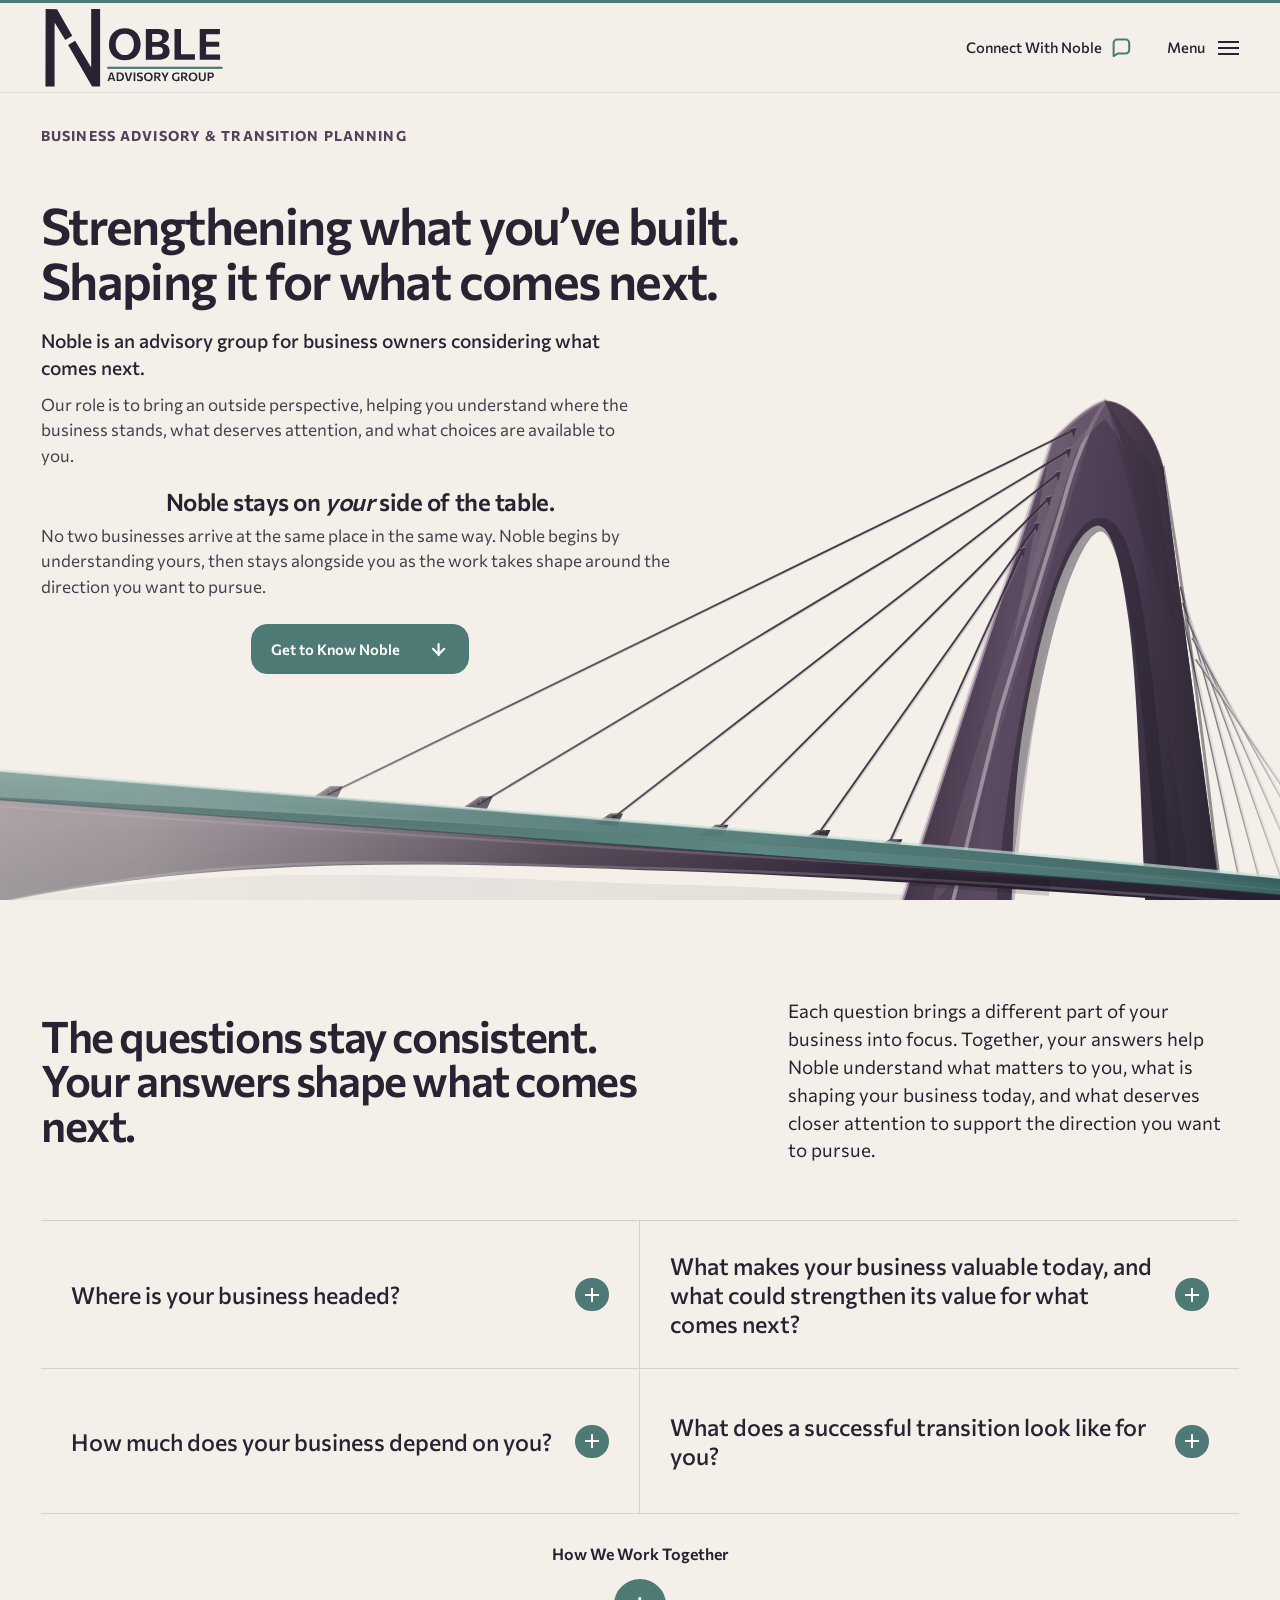
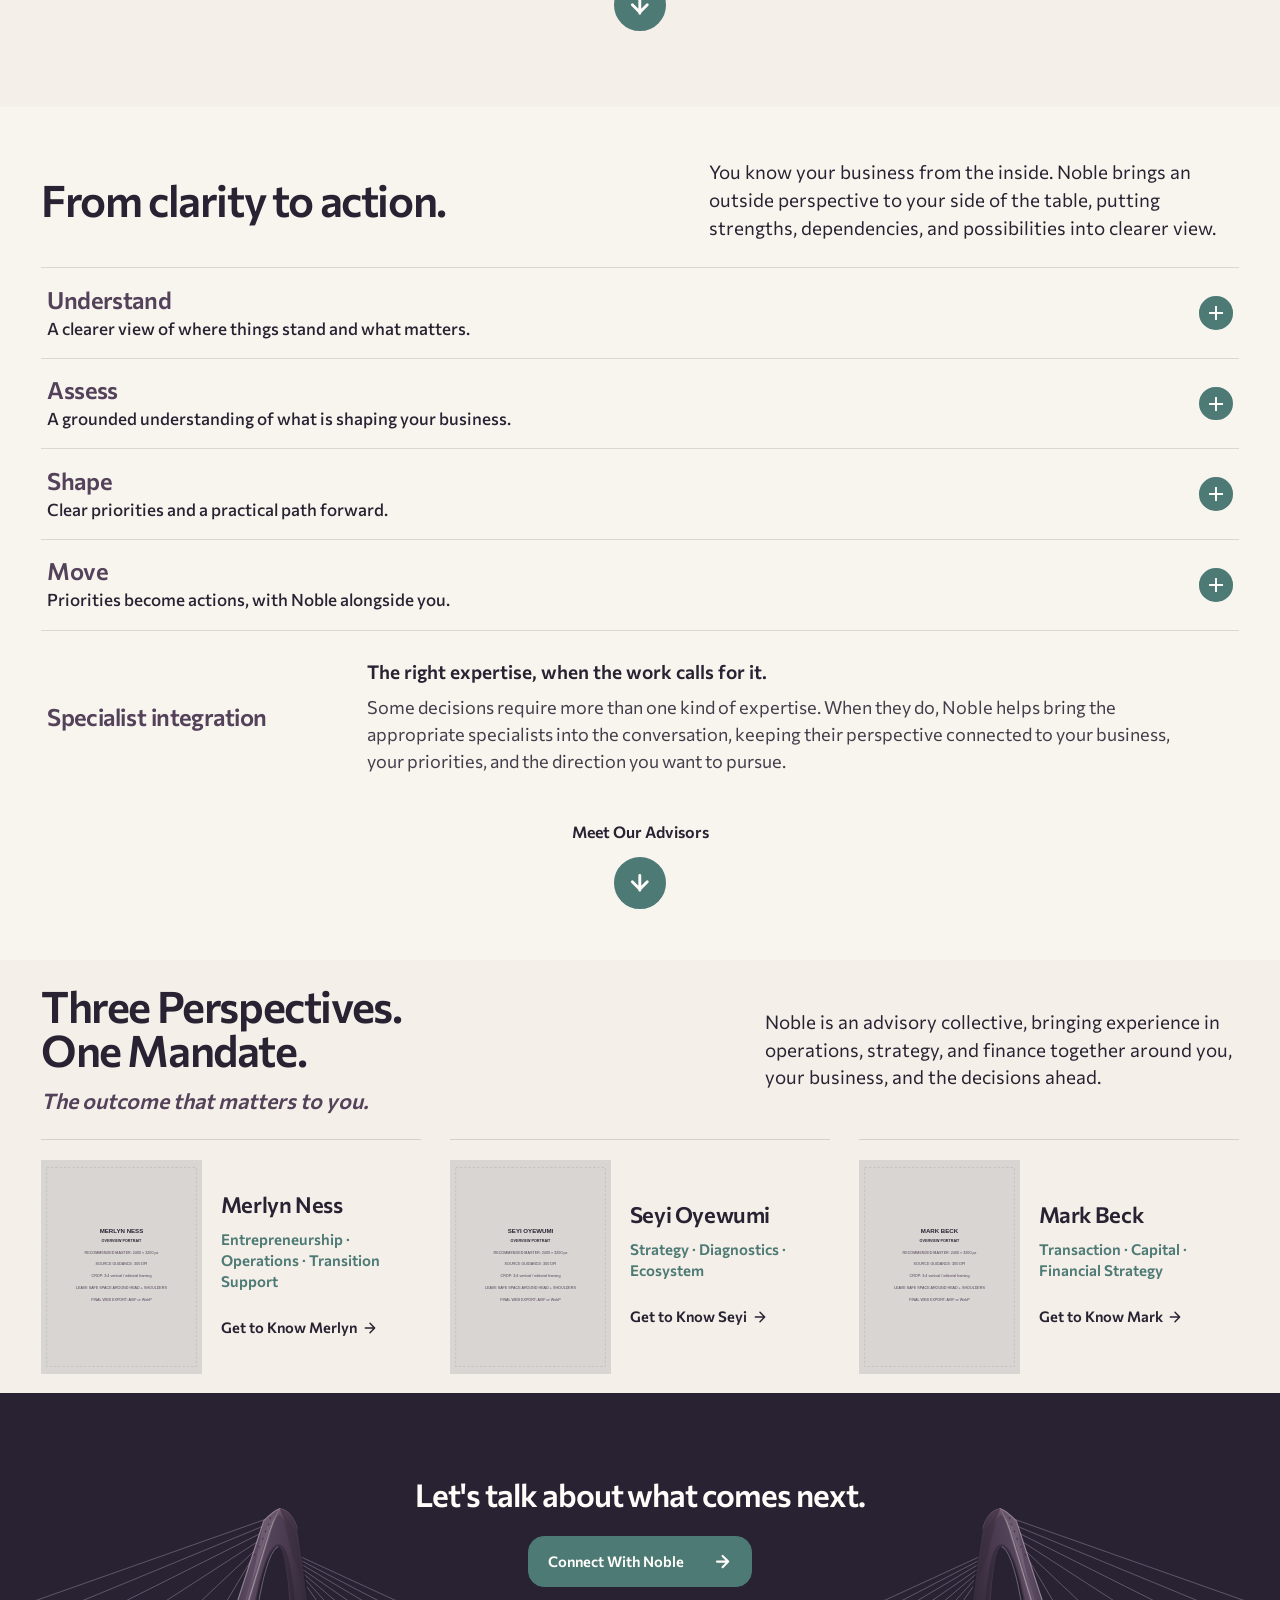
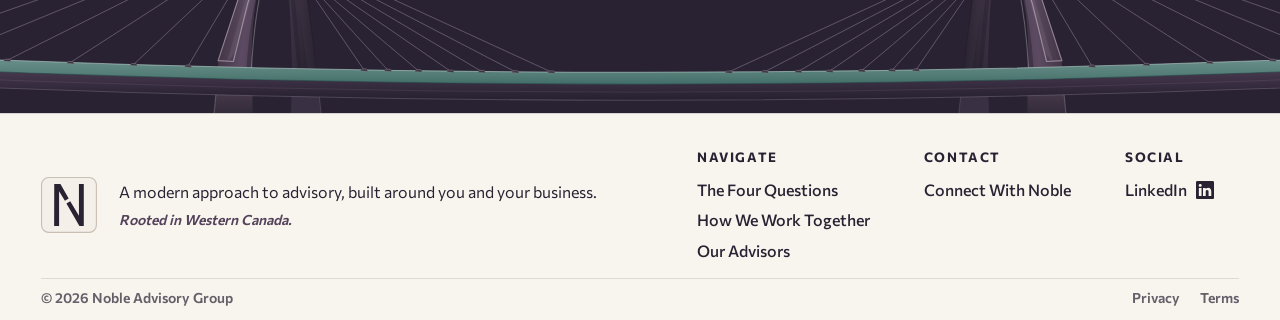
<file: index.html>
<!doctype html>
<html lang="en">
<head>
<meta charset="utf-8"><meta name="viewport" content="width=device-width, initial-scale=1">
<meta name="description" content="Noble Advisory Group helps business owners strengthen what they have built and understand what comes next."><title>Noble Advisory Group | Owner-Side Business Advisory</title>
<link rel="preconnect" href="https://fonts.googleapis.com"><link rel="preconnect" href="https://fonts.gstatic.com" crossorigin>
<link href="https://fonts.googleapis.com/css2?family=Commissioner:ital,wght@0,300..800;1,300..800&display=swap" rel="stylesheet">
<link rel="stylesheet" href="assets/css/tokens.css"><link rel="stylesheet" href="assets/css/site.css">
<script src="assets/js/site.js" defer></script><script src="assets/js/accordions.js" defer></script>
</head>
<body class="microsite-page"><a class="skip-link" href="#main-content">Skip to Noble overview</a>
<!--COMMENT: §§§ SHARED COMPONENT: SITE HEADER §§§-->
<header class="site-header">
  <a class="site-header__brand" href="index.html" aria-label="Noble Advisory Group home"><img src="assets/brand/noble-logo-primary.svg" alt="Noble Advisory Group"></a>
  <div class="site-header__actions">
    <a class="site-header__contact" href="contact/index.html"><span>Connect With Noble</span><svg class="site-header__contact-icon" viewBox="0 0 24 24" fill="none" stroke="currentColor" stroke-width="2.35" stroke-linecap="round" stroke-linejoin="round" aria-hidden="true" focusable="false"><path d="M21 15a4 4 0 0 1-4 4H8l-5 3V7a4 4 0 0 1 4-4h10a4 4 0 0 1 4 4z"/></svg></a>
    <button class="site-header__menu" type="button" data-menu-open aria-controls="noble-menu" aria-expanded="false"><span>Menu</span><span class="site-header__menu-icon" aria-hidden="true"><span></span><span></span><span></span></span></button>
  </div>
</header>
<!--COMMENT: §§§ SHARED COMPONENT: GLOBAL NAVIGATION §§§-->
<div class="menu-drawer" id="noble-menu" data-menu aria-hidden="true" role="dialog" aria-modal="true" aria-label="Noble navigation" inert>
  <button class="menu-drawer__scrim" type="button" data-menu-close aria-label="Close menu"></button>
  <div class="menu-drawer__panel">
    <header class="menu-drawer__header"><button class="menu-drawer__close" type="button" data-menu-close><span>Close</span><span class="menu-drawer__close-icon" aria-hidden="true">×</span></button></header>
    <nav class="menu-drawer__links" aria-label="Noble destinations">
      <a href="index.html#four-questions"><span>The Four Questions</span><svg class="menu-drawer__direction" viewBox="0 0 24 24" aria-hidden="true" focusable="false"><path d="M5 12h14m-7-7 7 7-7 7"/></svg></a>
      <a href="index.html#how-we-work"><span>How We Work Together</span><svg class="menu-drawer__direction" viewBox="0 0 24 24" aria-hidden="true" focusable="false"><path d="M5 12h14m-7-7 7 7-7 7"/></svg></a>
      <a href="index.html#our-advisors"><span>Our Advisors</span><svg class="menu-drawer__direction" viewBox="0 0 24 24" aria-hidden="true" focusable="false"><path d="M5 12h14m-7-7 7 7-7 7"/></svg></a>
      <a class="menu-drawer__action" href="contact/index.html"><span class="menu-drawer__link-label">Connect With Noble<svg class="menu-drawer__link-icon" viewBox="0 0 24 24" fill="none" stroke="currentColor" stroke-width="1.9" stroke-linecap="round" stroke-linejoin="round" aria-hidden="true" focusable="false"><path d="M21 15a4 4 0 0 1-4 4H8l-5 3V7a4 4 0 0 1 4-4h10a4 4 0 0 1 4 4z"/></svg></span><svg class="menu-drawer__direction" viewBox="0 0 24 24" aria-hidden="true" focusable="false"><path d="M5 12h14m-7-7 7 7-7 7"/></svg></a>
    </nav>
    <div class="menu-drawer__utility"><span>Rooted in Western Canada.</span><div class="menu-drawer__utility-links">
      <a class="social-link social-link--linkedin" href="https://www.linkedin.com/" target="_blank" rel="noopener noreferrer" aria-label="Noble Advisory Group on LinkedIn"><span>LinkedIn</span><svg aria-hidden="true" class="social-link__icon" fill="currentColor" focusable="false" viewbox="0 0 16 16" xmlns="http://www.w3.org/2000/svg">
<path d="M0 1.146C0 .513.526 0 1.175 0h13.65C15.474 0 16 .513 16 1.146v13.708c0 .633-.526 1.146-1.175 1.146H1.175C.526 16 0 15.487 0 14.854zm4.943 12.248V6.169H2.542v7.225zm-1.2-8.212c.837 0 1.358-.554 1.358-1.248-.015-.709-.52-1.248-1.342-1.248S2.4 3.226 2.4 3.934c0 .694.521 1.248 1.327 1.248zm4.908 8.212V9.359c0-.216.016-.432.08-.586.173-.431.568-.878 1.232-.878.869 0 1.216.662 1.216 1.634v3.865h2.401V9.25c0-2.22-1.184-3.252-2.764-3.252-1.274 0-1.845.7-2.165 1.193v.025h-.016l.016-.025V6.169h-2.4c.03.678 0 7.225 0 7.225z"></path>
</svg></a>
      <a href="privacy/index.html">Privacy</a><a href="terms/index.html">Terms</a>
    </div></div>
  </div>
</div>
<main id="main-content" class="microsite-main">
  <!--COMMENT: §§§ SECTION 1: POSITIONING AND OWNER-SIDE RELATIONSHIP §§§-->
  <section class="site-section site-section--opening" aria-labelledby="opening-title">
    <div class="section-shell opening-layout">
      <div class="opening-layout__message">
        <p class="editorial-eyebrow opening-layout__eyebrow">Business Advisory &amp; Transition Planning</p>
        <div class="opening-layout__heading">
          <h1 id="opening-title">
            <span>Strengthening what you’ve built.</span>
            <span>Shaping it for what comes next.</span>
          </h1>
        </div>
        <div class="opening-layout__narrative">
          <p class="editorial-lead">Noble is an advisory group for business owners considering what comes next.</p>
          <p>Our role is to bring an outside perspective, helping you understand where the business stands, what deserves attention, and what choices are available to you.</p>
        </div>
        <div class="opening-layout__relationship">
          <h2>Noble stays on <em>your</em> side of the table.</h2>
          <p>No two businesses arrive at the same place in the same way. Noble begins by understanding yours, then stays alongside you as the work takes shape around the direction you want to pursue.</p>
          <a class="directional-action directional-action--primary directional-action--down" href="#four-questions">
            <span>Get to Know Noble</span>
            <svg class="directional-action__arrow" viewBox="0 0 24 24" aria-hidden="true" focusable="false"><path d="M12 5v14m7-8-7 7-7-7"/></svg>
          </a>
        </div>
      </div>
      <figure class="opening-layout__visual">
        <img src="assets/brand/Noble_Bridge_Fade.svg" width="6967" height="3209" fetchpriority="high" alt="A sculptural cable-stayed bridge, rendered in Noble’s plum and patinated teal colours.">
      </figure>
    </div>
  </section>
  <!--COMMENT: §§§ SECTION 2: FOUR QUESTIONS / OWNER REFLECTION §§§-->
  <section class="site-section site-section--questions" id="four-questions" aria-labelledby="questions-title">
    <div class="section-shell">
      <header class="section-intro section-intro--split section-intro--questions">
        <h2 id="questions-title">The questions stay consistent.<span>Your answers shape what comes next.</span></h2>
        <p>Each question brings a different part of your business into focus. Together, your answers help Noble understand what matters to you, what is shaping your business today, and what deserves closer attention to support the direction you want to pursue.</p>
      </header>
      <div class="questions-grid" data-accordion aria-label="Explore the Four Questions">
        <div class="question-pair">
          <article class="question-item question-item--first">
            <h3><button class="question-item__trigger" type="button" data-accordion-trigger id="question-trigger-direction" aria-controls="question-panel-direction" aria-expanded="false"><span>Where is your business headed?</span><span class="question-item__icon" aria-hidden="true"></span></button></h3>
          </article>
          <div class="question-item__panel question-item__panel--first" id="question-panel-direction" role="region" aria-labelledby="question-trigger-direction" hidden inert>
            <div class="question-item__answer"><p class="question-item__lead">Where you want to go influences what deserves attention today.</p><p class="question-item__detail">Even when the destination is still taking shape, the possibilities you are considering help clarify what matters most and where to focus first.</p></div>
          </div>
          <article class="question-item question-item--second">
            <h3><button class="question-item__trigger" type="button" data-accordion-trigger id="question-trigger-value" aria-controls="question-panel-value" aria-expanded="false"><span>What makes your business valuable today, and what could strengthen its value for what comes next?</span><span class="question-item__icon" aria-hidden="true"></span></button></h3>
          </article>
          <div class="question-item__panel question-item__panel--second" id="question-panel-value" role="region" aria-labelledby="question-trigger-value" hidden inert>
            <div class="question-item__answer"><p class="question-item__lead">Understanding what creates value puts future choices into clearer view.</p><p class="question-item__detail">Looking at what strengthens the business, what may be weakening it, and what deserves attention helps you protect what is working and make decisions from a stronger position.</p></div>
          </div>
        </div>
        <div class="question-pair">
          <article class="question-item question-item--first">
            <h3><button class="question-item__trigger" type="button" data-accordion-trigger id="question-trigger-independence" aria-controls="question-panel-independence" aria-expanded="false"><span>How much does your business depend on you?</span><span class="question-item__icon" aria-hidden="true"></span></button></h3>
          </article>
          <div class="question-item__panel question-item__panel--first" id="question-panel-independence" role="region" aria-labelledby="question-trigger-independence" hidden inert>
            <div class="question-item__answer"><p class="question-item__lead">Your role matters, and so does what happens when you are not there.</p><p class="question-item__detail">Understanding where the business depends on you helps identify what needs to become stronger, giving you more choice in the role you choose to play.</p></div>
          </div>
          <article class="question-item question-item--second">
            <h3><button class="question-item__trigger" type="button" data-accordion-trigger id="question-trigger-outcome" aria-controls="question-panel-outcome" aria-expanded="false"><span>What does a successful transition look like for you?</span><span class="question-item__icon" aria-hidden="true"></span></button></h3>
          </article>
          <div class="question-item__panel question-item__panel--second" id="question-panel-outcome" role="region" aria-labelledby="question-trigger-outcome" hidden inert>
            <div class="question-item__answer"><p class="question-item__lead">Success on paper is not always the outcome that matters to you.</p><p class="question-item__detail">Knowing what you want to protect and what you want the transition to make possible gives you a clearer basis for decisions that shape the outcome.</p></div>
          </div>
        </div>
      </div>
      <nav class="section-progression" aria-label="Continue exploring Noble">
        <a class="section-progression__link" href="#how-we-work">
          <span class="section-progression__label">How We Work Together</span>
          <span class="section-progression__circle" aria-hidden="true"><svg viewBox="0 0 24 24" focusable="false"><path d="M12 5v14m7-8-7 7-7-7"/></svg></span>
        </a>
      </nav>
    </div>
  </section>
  <!--COMMENT: §§§ SECTION 3: HOW WE WORK TOGETHER / FOUR ADVISORY STAGES §§§-->
  <section class="site-section site-section--process" id="how-we-work" aria-labelledby="process-title">
    <div class="section-shell">
      <header class="section-intro section-intro--split section-intro--process">
        <h2 id="process-title">From clarity to action.</h2>
        <p>You know your business from the inside. Noble brings an outside perspective to your side of the table, putting strengths, dependencies, and possibilities into clearer view.</p>
      </header>
      <div class="process-system" data-accordion aria-label="Explore Noble's advisory approach">
        <article class="process-stage">
          <h3><button class="process-stage__trigger" type="button" data-accordion-trigger id="process-trigger-understand" aria-controls="process-panel-understand" aria-expanded="false">
            <span class="process-stage__heading"><span class="process-stage__title">Understand</span><span class="process-stage__summary">A clearer view of where things stand and what matters.</span></span><span class="process-stage__icon" aria-hidden="true"></span>
          </button></h3>
          <div class="process-stage__panel" id="process-panel-understand" role="region" aria-labelledby="process-trigger-understand" hidden inert>
            <div class="process-stage__answer"><p class="process-stage__description">Understand where your business is today, what matters to you, and what may be possible from where you stand.</p><p class="process-stage__outcome">A clearer view of where things stand, what deserves closer attention, and what the next stage needs to examine.</p></div>
          </div>
        </article>
        <article class="process-stage">
          <h3><button class="process-stage__trigger" type="button" data-accordion-trigger id="process-trigger-assess" aria-controls="process-panel-assess" aria-expanded="false">
            <span class="process-stage__heading"><span class="process-stage__title">Assess</span><span class="process-stage__summary">A grounded understanding of what is shaping your business.</span></span><span class="process-stage__icon" aria-hidden="true"></span>
          </button></h3>
          <div class="process-stage__panel" id="process-panel-assess" role="region" aria-labelledby="process-trigger-assess" hidden inert>
            <div class="process-stage__answer"><p class="process-stage__description">Look at what is shaping your business today, the possibilities you are considering, and what may need to change.</p><p class="process-stage__outcome">A grounded view of the business today, the factors most relevant to your direction, and the areas that deserve attention, captured in your Ownership Transition and Continuity Report.</p></div>
          </div>
        </article>
        <article class="process-stage">
          <h3><button class="process-stage__trigger" type="button" data-accordion-trigger id="process-trigger-shape" aria-controls="process-panel-shape" aria-expanded="false">
            <span class="process-stage__heading"><span class="process-stage__title">Shape</span><span class="process-stage__summary">Clear priorities and a practical path forward.</span></span><span class="process-stage__icon" aria-hidden="true"></span>
          </button></h3>
          <div class="process-stage__panel" id="process-panel-shape" role="region" aria-labelledby="process-trigger-shape" hidden inert>
            <div class="process-stage__answer"><p class="process-stage__description">Turn what we have learned into clear priorities and shape a practical path forward around your business and the direction you want to pursue.</p><p class="process-stage__outcome">A clear path forward: what deserves attention, what comes first, what can wait, and how the work connects to the outcome you want to pursue.</p></div>
          </div>
        </article>
        <article class="process-stage">
          <h3><button class="process-stage__trigger" type="button" data-accordion-trigger id="process-trigger-move" aria-controls="process-panel-move" aria-expanded="false">
            <span class="process-stage__heading"><span class="process-stage__title">Move</span><span class="process-stage__summary">Priorities become actions, with Noble alongside you.</span></span><span class="process-stage__icon" aria-hidden="true"></span>
          </button></h3>
          <div class="process-stage__panel" id="process-panel-move" role="region" aria-labelledby="process-trigger-move" hidden inert>
            <div class="process-stage__answer"><p class="process-stage__description">Priorities become actions, with each step connected to you, your business, and what you are working toward.</p><p class="process-stage__outcome">Progress toward your desired outcome comes from the right work happening in the right order, with Noble staying alongside you as decisions are carried through.</p></div>
          </div>
        </article>
      </div>
      <aside class="specialist-note" aria-labelledby="specialist-title">
        <h3 id="specialist-title">Specialist integration</h3>
        <div class="specialist-note__content">
          <p class="specialist-note__summary">The right expertise, when the work calls for it.</p>
          <p class="specialist-note__detail">Some decisions require more than one kind of expertise. When they do, Noble helps bring the appropriate specialists into the conversation, keeping their perspective connected to your business, your priorities, and the direction you want to pursue.</p>
        </div>
      </aside>
      <nav class="section-progression section-progression--process" aria-label="Continue exploring Noble">
        <a class="section-progression__link" href="#our-advisors"><span class="section-progression__label">Meet Our Advisors</span><span class="section-progression__circle" aria-hidden="true"><svg viewBox="0 0 24 24" focusable="false"><path d="M12 5v14m7-8-7 7-7-7"/></svg></span></a>
      </nav>
    </div>
  </section>
  <!--COMMENT: §§§ SECTION 4: THREE ADVISOR PERSPECTIVES §§§-->
  <section class="site-section site-section--advisors" id="our-advisors" aria-labelledby="advisors-title">
    <div class="section-shell">
      <header class="section-intro section-intro--split section-intro--advisors">
        <div><h2 id="advisors-title"><span>Three Perspectives.</span><span>One Mandate.</span></h2><p class="section-intro__echo"><strong><em>The outcome that matters to you.</em></strong></p></div>
        <p>Noble is an advisory collective, bringing experience in operations, strategy, and finance together around you, your business, and the decisions ahead.</p>
      </header>
      <div class="advisors-grid">
        <article class="advisor-intro">
          <a class="advisor-intro__portrait" href="advisors/merlyn-ness/index.html" aria-label="Get to Know Merlyn"><img src="assets/images/advisors/merlyn-ness-overview.svg" alt="Portrait placeholder for Merlyn Ness" loading="lazy"></a>
          <div class="advisor-intro__copy">
            <h3><a href="advisors/merlyn-ness/index.html">Merlyn Ness</a></h3>
            <p class="advisor-intro__lens">Entrepreneurship · Operations · Transition Support</p>
            <a class="text-action" href="advisors/merlyn-ness/index.html"><span class="text-action__label">Get to Know Merlyn</span><svg class="text-action__arrow" viewBox="0 0 24 24" aria-hidden="true" focusable="false"><path d="M5 12h14m-7-7 7 7-7 7"/></svg></a>
          </div>
        </article>
        <article class="advisor-intro">
          <a class="advisor-intro__portrait" href="advisors/seyi-oyewumi/index.html" aria-label="Get to Know Seyi"><img src="assets/images/advisors/seyi-oyewumi-overview.svg" alt="Portrait placeholder for Seyi Oyewumi" loading="lazy"></a>
          <div class="advisor-intro__copy">
            <h3><a href="advisors/seyi-oyewumi/index.html">Seyi Oyewumi</a></h3>
            <p class="advisor-intro__lens">Strategy · Diagnostics · Ecosystem</p>
            <a class="text-action" href="advisors/seyi-oyewumi/index.html"><span class="text-action__label">Get to Know Seyi</span><svg class="text-action__arrow" viewBox="0 0 24 24" aria-hidden="true" focusable="false"><path d="M5 12h14m-7-7 7 7-7 7"/></svg></a>
          </div>
        </article>
        <article class="advisor-intro">
          <a class="advisor-intro__portrait" href="advisors/mark-beck/index.html" aria-label="Get to Know Mark"><img src="assets/images/advisors/mark-beck-overview.svg" alt="Portrait placeholder for Mark Beck" loading="lazy"></a>
          <div class="advisor-intro__copy">
            <h3><a href="advisors/mark-beck/index.html">Mark Beck</a></h3>
            <p class="advisor-intro__lens">Transaction · Capital · Financial Strategy</p>
            <a class="text-action" href="advisors/mark-beck/index.html"><span class="text-action__label">Get to Know Mark</span><svg class="text-action__arrow" viewBox="0 0 24 24" aria-hidden="true" focusable="false"><path d="M5 12h14m-7-7 7 7-7 7"/></svg></a>
          </div>
        </article>
      </div>
    </div>
  </section>
  <!--COMMENT: §§§ SECTION 5: M04 INK PLUM CONVERSATION INVITATION §§§-->
  <section class="site-section site-section--conversation" aria-labelledby="conversation-title">
    <div class="section-shell closing-layout closing-layout--conversation">
      <figure class="closing-layout__bridge" aria-hidden="true"><img src="assets/brand/Noble_Bridge_Silhouette.svg" width="1920" height="320" alt=""></figure>
      <div class="closing-layout__invitation">
        <h2 id="conversation-title">Let's talk about what comes next.</h2>
        <a class="directional-action directional-action--primary" href="contact/index.html"><span>Connect With Noble</span><svg class="directional-action__arrow" viewBox="0 0 24 24" aria-hidden="true" focusable="false"><path d="M5 12h14m-7-7 7 7-7 7"/></svg></a>
      </div>
    </div>
  </section>

</main>
<!--COMMENT: §§§ SHARED COMPONENT: COMPACT FIRM FOOTER §§§-->
<footer class="firm-footer" data-firm-footer>
  <div class="firm-footer__inner">
    <section class="firm-footer__identity" aria-label="Noble Advisory Group">
      <a class="firm-footer__mark" href="index.html" aria-label="Noble Advisory Group home"><img src="assets/brand/noble-favicon-primary-layered.svg" alt=""></a>
      <div class="firm-footer__identity-copy"><p>A modern approach to advisory, built around you and your business.</p><span>Rooted in Western Canada.</span></div>
    </section>
    <nav class="firm-footer__group firm-footer__group--navigate" aria-label="Noble destinations"><h2>Navigate</h2>
      <a href="index.html#four-questions">The Four Questions</a><a href="index.html#how-we-work">How We Work Together</a><a href="index.html#our-advisors">Our Advisors</a>
    </nav>
    <section class="firm-footer__group firm-footer__group--contact"><h2>Contact</h2><a href="contact/index.html">Connect With Noble</a></section>
    <section class="firm-footer__group firm-footer__group--social"><h2>Social</h2><a class="social-link social-link--linkedin" href="https://www.linkedin.com/" target="_blank" rel="noopener noreferrer" aria-label="Noble Advisory Group on LinkedIn"><span>LinkedIn</span><svg aria-hidden="true" class="social-link__icon" fill="currentColor" focusable="false" viewbox="0 0 16 16" xmlns="http://www.w3.org/2000/svg">
<path d="M0 1.146C0 .513.526 0 1.175 0h13.65C15.474 0 16 .513 16 1.146v13.708c0 .633-.526 1.146-1.175 1.146H1.175C.526 16 0 15.487 0 14.854zm4.943 12.248V6.169H2.542v7.225zm-1.2-8.212c.837 0 1.358-.554 1.358-1.248-.015-.709-.52-1.248-1.342-1.248S2.4 3.226 2.4 3.934c0 .694.521 1.248 1.327 1.248zm4.908 8.212V9.359c0-.216.016-.432.08-.586.173-.431.568-.878 1.232-.878.869 0 1.216.662 1.216 1.634v3.865h2.401V9.25c0-2.22-1.184-3.252-2.764-3.252-1.274 0-1.845.7-2.165 1.193v.025h-.016l.016-.025V6.169h-2.4c.03.678 0 7.225 0 7.225z"></path>
</svg></a></section>
    <div class="firm-footer__legal"><p>© 2026 Noble Advisory Group</p><div><a href="privacy/index.html">Privacy</a><a href="terms/index.html">Terms</a></div></div>
  </div>
</footer>
</body></html>
</file>
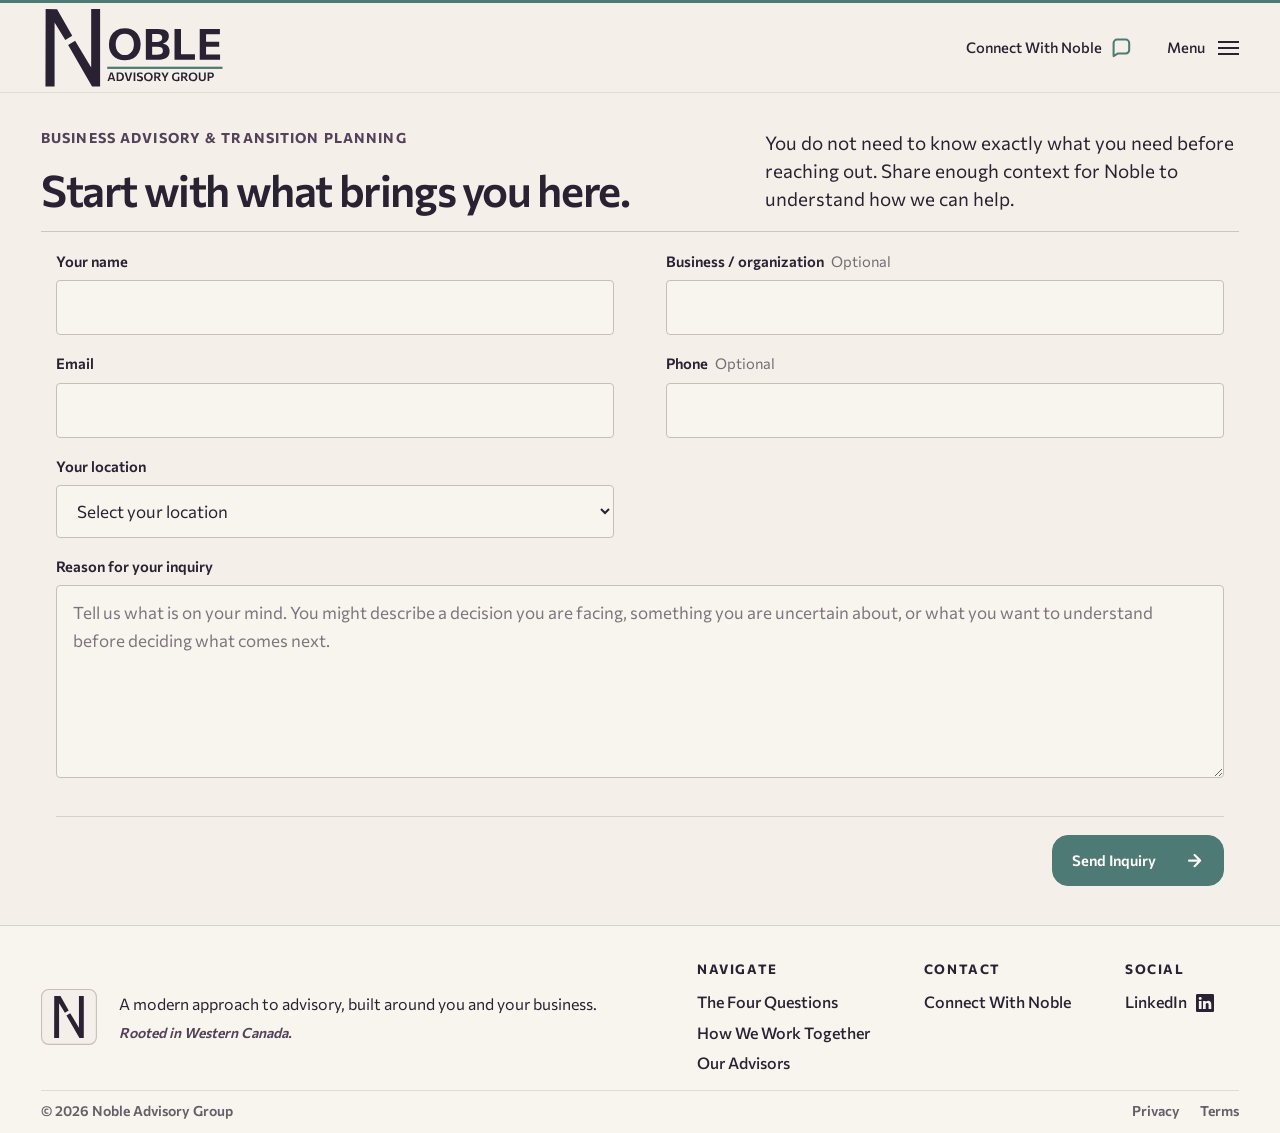
<file: contact/index.html>
<!doctype html>
<html lang="en">
<head>
<meta charset="utf-8"><meta name="viewport" content="width=device-width, initial-scale=1">
<meta name="description" content="Contact Noble Advisory Group with a general inquiry."><title>Connect With Noble | Noble Advisory Group</title>
<link rel="preconnect" href="https://fonts.googleapis.com"><link rel="preconnect" href="https://fonts.gstatic.com" crossorigin>
<link href="https://fonts.googleapis.com/css2?family=Commissioner:ital,wght@0,300..800;1,300..800&display=swap" rel="stylesheet">
<link rel="stylesheet" href="../assets/css/tokens.css"><link rel="stylesheet" href="../assets/css/site.css">
<script src="../assets/js/site.js" defer></script><script src="../assets/js/contact.js" defer></script>
</head>
<body class="contact-page"><a class="skip-link" href="#main-content">Skip to main content</a><!--COMMENT: §§§ SHARED COMPONENT: SITE HEADER §§§-->
<header class="site-header">
  <a class="site-header__brand" href="../index.html" aria-label="Noble Advisory Group home"><img src="../assets/brand/noble-logo-primary.svg" alt="Noble Advisory Group"></a>
  <div class="site-header__actions">
    <a class="site-header__contact" href="../contact/index.html"><span>Connect With Noble</span><svg class="site-header__contact-icon" viewBox="0 0 24 24" fill="none" stroke="currentColor" stroke-width="2.35" stroke-linecap="round" stroke-linejoin="round" aria-hidden="true" focusable="false"><path d="M21 15a4 4 0 0 1-4 4H8l-5 3V7a4 4 0 0 1 4-4h10a4 4 0 0 1 4 4z"/></svg></a>
    <button class="site-header__menu" type="button" data-menu-open aria-controls="noble-menu" aria-expanded="false"><span>Menu</span><span class="site-header__menu-icon" aria-hidden="true"><span></span><span></span><span></span></span></button>
  </div>
</header>
<!--COMMENT: §§§ SHARED COMPONENT: GLOBAL NAVIGATION §§§-->
<div class="menu-drawer" id="noble-menu" data-menu aria-hidden="true" role="dialog" aria-modal="true" aria-label="Noble navigation" inert>
  <button class="menu-drawer__scrim" type="button" data-menu-close aria-label="Close menu"></button>
  <div class="menu-drawer__panel">
    <header class="menu-drawer__header"><button class="menu-drawer__close" type="button" data-menu-close><span>Close</span><span class="menu-drawer__close-icon" aria-hidden="true">×</span></button></header>
    <nav class="menu-drawer__links" aria-label="Noble destinations">
      <a href="../index.html#four-questions"><span>The Four Questions</span><svg class="menu-drawer__direction" viewBox="0 0 24 24" aria-hidden="true" focusable="false"><path d="M5 12h14m-7-7 7 7-7 7"/></svg></a>
      <a href="../index.html#how-we-work"><span>How We Work Together</span><svg class="menu-drawer__direction" viewBox="0 0 24 24" aria-hidden="true" focusable="false"><path d="M5 12h14m-7-7 7 7-7 7"/></svg></a>
      <a href="../index.html#our-advisors"><span>Our Advisors</span><svg class="menu-drawer__direction" viewBox="0 0 24 24" aria-hidden="true" focusable="false"><path d="M5 12h14m-7-7 7 7-7 7"/></svg></a>
      <a class="menu-drawer__action" href="../contact/index.html"><span class="menu-drawer__link-label">Connect With Noble<svg class="menu-drawer__link-icon" viewBox="0 0 24 24" fill="none" stroke="currentColor" stroke-width="1.9" stroke-linecap="round" stroke-linejoin="round" aria-hidden="true" focusable="false"><path d="M21 15a4 4 0 0 1-4 4H8l-5 3V7a4 4 0 0 1 4-4h10a4 4 0 0 1 4 4z"/></svg></span><svg class="menu-drawer__direction" viewBox="0 0 24 24" aria-hidden="true" focusable="false"><path d="M5 12h14m-7-7 7 7-7 7"/></svg></a>
    </nav>
    <div class="menu-drawer__utility"><span>Rooted in Western Canada.</span><div class="menu-drawer__utility-links">
      <a class="social-link social-link--linkedin" href="https://www.linkedin.com/" target="_blank" rel="noopener noreferrer" aria-label="Noble Advisory Group on LinkedIn"><span>LinkedIn</span><svg aria-hidden="true" class="social-link__icon" fill="currentColor" focusable="false" viewbox="0 0 16 16" xmlns="http://www.w3.org/2000/svg">
<path d="M0 1.146C0 .513.526 0 1.175 0h13.65C15.474 0 16 .513 16 1.146v13.708c0 .633-.526 1.146-1.175 1.146H1.175C.526 16 0 15.487 0 14.854zm4.943 12.248V6.169H2.542v7.225zm-1.2-8.212c.837 0 1.358-.554 1.358-1.248-.015-.709-.52-1.248-1.342-1.248S2.4 3.226 2.4 3.934c0 .694.521 1.248 1.327 1.248zm4.908 8.212V9.359c0-.216.016-.432.08-.586.173-.431.568-.878 1.232-.878.869 0 1.216.662 1.216 1.634v3.865h2.401V9.25c0-2.22-1.184-3.252-2.764-3.252-1.274 0-1.845.7-2.165 1.193v.025h-.016l.016-.025V6.169h-2.4c.03.678 0 7.225 0 7.225z"></path>
</svg></a>
      <a href="../privacy/index.html">Privacy</a><a href="../terms/index.html">Terms</a>
    </div></div>
  </div>
</div>
<main class="contact-main section-shell" id="main-content">
<!--COMMENT: §§§ SECTION 1: CONTACT INTRODUCTION §§§-->
<header class="section-intro section-intro--split contact-intro"><div class="contact-intro__heading"><p class="editorial-eyebrow">Business Advisory &amp; Transition Planning</p><h1>Start with what brings you here.</h1></div><p class="editorial-lead">You do not need to know exactly what you need before reaching out. Share enough context for Noble to understand how we can help.</p></header>
<!--COMMENT: §§§ SECTION 2: GENERAL INQUIRY FORM AND CONFIRMATION §§§-->
<section class="contact-form-section" aria-label="Connect With Noble"><form class="contact-form" data-contact-form novalidate>
<div class="contact-form__fields">
<div class="form-field-group"><label class="form-label" for="general_name">Your name</label><input autocomplete="name" class="form-control" id="general_name" name="name" required="" type="text"/></div>
<div class="form-field-group"><label class="form-label" for="general_business">Business / organization <span class="form-optional">Optional</span></label><input autocomplete="organization" class="form-control" id="general_business" name="business" type="text"/></div>
<div class="form-field-group"><label class="form-label" for="general_email">Email</label><input autocomplete="email" class="form-control" id="general_email" name="email" required="" type="email"/></div>
<div class="form-field-group"><label class="form-label" for="general_phone">Phone <span class="form-optional">Optional</span></label><input autocomplete="tel" class="form-control" id="general_phone" inputmode="tel" name="phone" type="tel"/></div>
<div class="form-field-group"><label class="form-label" for="general_location">Your location</label><select class="form-select" id="general_location" name="location" required=""><option value="" disabled selected>Select your location</option><option value="Alberta">Alberta</option><option value="British Columbia">British Columbia</option><option value="Manitoba">Manitoba</option><option value="New Brunswick">New Brunswick</option><option value="Newfoundland and Labrador">Newfoundland and Labrador</option><option value="Northwest Territories">Northwest Territories</option><option value="Nova Scotia">Nova Scotia</option><option value="Nunavut">Nunavut</option><option value="Ontario">Ontario</option><option value="Prince Edward Island">Prince Edward Island</option><option value="Quebec">Quebec</option><option value="Saskatchewan">Saskatchewan</option><option value="Yukon">Yukon</option><option value="Outside Canada">Outside Canada</option></select></div>
<div class="form-field-group contact-form__reason"><label class="form-label" for="general_reason">Reason for your inquiry</label><textarea class="form-textarea" id="general_reason" name="reason" placeholder="Tell us what is on your mind. You might describe a decision you are facing, something you are uncertain about, or what you want to understand before deciding what comes next." required="" rows="6"></textarea></div>
</div>
<div class="contact-form__actions"><p class="form-error" data-contact-error="" role="alert"></p><button class="directional-action directional-action--primary" type="submit">Send Inquiry <svg class="directional-action__arrow" viewBox="0 0 24 24" aria-hidden="true" focusable="false"><path d="M5 12h14m-7-7 7 7-7 7"/></svg></button></div>
</form>
<div class="contact-confirmation" data-contact-confirmation hidden tabindex="-1" role="status" aria-label="Inquiry confirmation"><p class="micro-label">Thank you</p><h1>Noble has your inquiry.</h1><p>We will review what you shared and be in touch.</p><a class="directional-action directional-action--primary directional-action--back" href="../index.html"><svg class="directional-action__arrow" viewBox="0 0 24 24" aria-hidden="true" focusable="false"><path d="M19 12H5m7 7-7-7 7-7"/></svg><span>Return to Noble</span></a></div></section>
</main><!--COMMENT: §§§ SHARED COMPONENT: COMPACT FIRM FOOTER §§§-->
<footer class="firm-footer" data-firm-footer>
  <div class="firm-footer__inner">
    <section class="firm-footer__identity" aria-label="Noble Advisory Group">
      <a class="firm-footer__mark" href="../index.html" aria-label="Noble Advisory Group home"><img src="../assets/brand/noble-favicon-primary-layered.svg" alt=""></a>
      <div class="firm-footer__identity-copy"><p>A modern approach to advisory, built around you and your business.</p><span>Rooted in Western Canada.</span></div>
    </section>
    <nav class="firm-footer__group firm-footer__group--navigate" aria-label="Noble destinations"><h2>Navigate</h2>
      <a href="../index.html#four-questions">The Four Questions</a><a href="../index.html#how-we-work">How We Work Together</a><a href="../index.html#our-advisors">Our Advisors</a>
    </nav>
    <section class="firm-footer__group firm-footer__group--contact"><h2>Contact</h2><a href="../contact/index.html">Connect With Noble</a></section>
    <section class="firm-footer__group firm-footer__group--social"><h2>Social</h2><a class="social-link social-link--linkedin" href="https://www.linkedin.com/" target="_blank" rel="noopener noreferrer" aria-label="Noble Advisory Group on LinkedIn"><span>LinkedIn</span><svg aria-hidden="true" class="social-link__icon" fill="currentColor" focusable="false" viewbox="0 0 16 16" xmlns="http://www.w3.org/2000/svg">
<path d="M0 1.146C0 .513.526 0 1.175 0h13.65C15.474 0 16 .513 16 1.146v13.708c0 .633-.526 1.146-1.175 1.146H1.175C.526 16 0 15.487 0 14.854zm4.943 12.248V6.169H2.542v7.225zm-1.2-8.212c.837 0 1.358-.554 1.358-1.248-.015-.709-.52-1.248-1.342-1.248S2.4 3.226 2.4 3.934c0 .694.521 1.248 1.327 1.248zm4.908 8.212V9.359c0-.216.016-.432.08-.586.173-.431.568-.878 1.232-.878.869 0 1.216.662 1.216 1.634v3.865h2.401V9.25c0-2.22-1.184-3.252-2.764-3.252-1.274 0-1.845.7-2.165 1.193v.025h-.016l.016-.025V6.169h-2.4c.03.678 0 7.225 0 7.225z"></path>
</svg></a></section>
    <div class="firm-footer__legal"><p>© 2026 Noble Advisory Group</p><div><a href="../privacy/index.html">Privacy</a><a href="../terms/index.html">Terms</a></div></div>
  </div>
</footer></body></html>
</file>
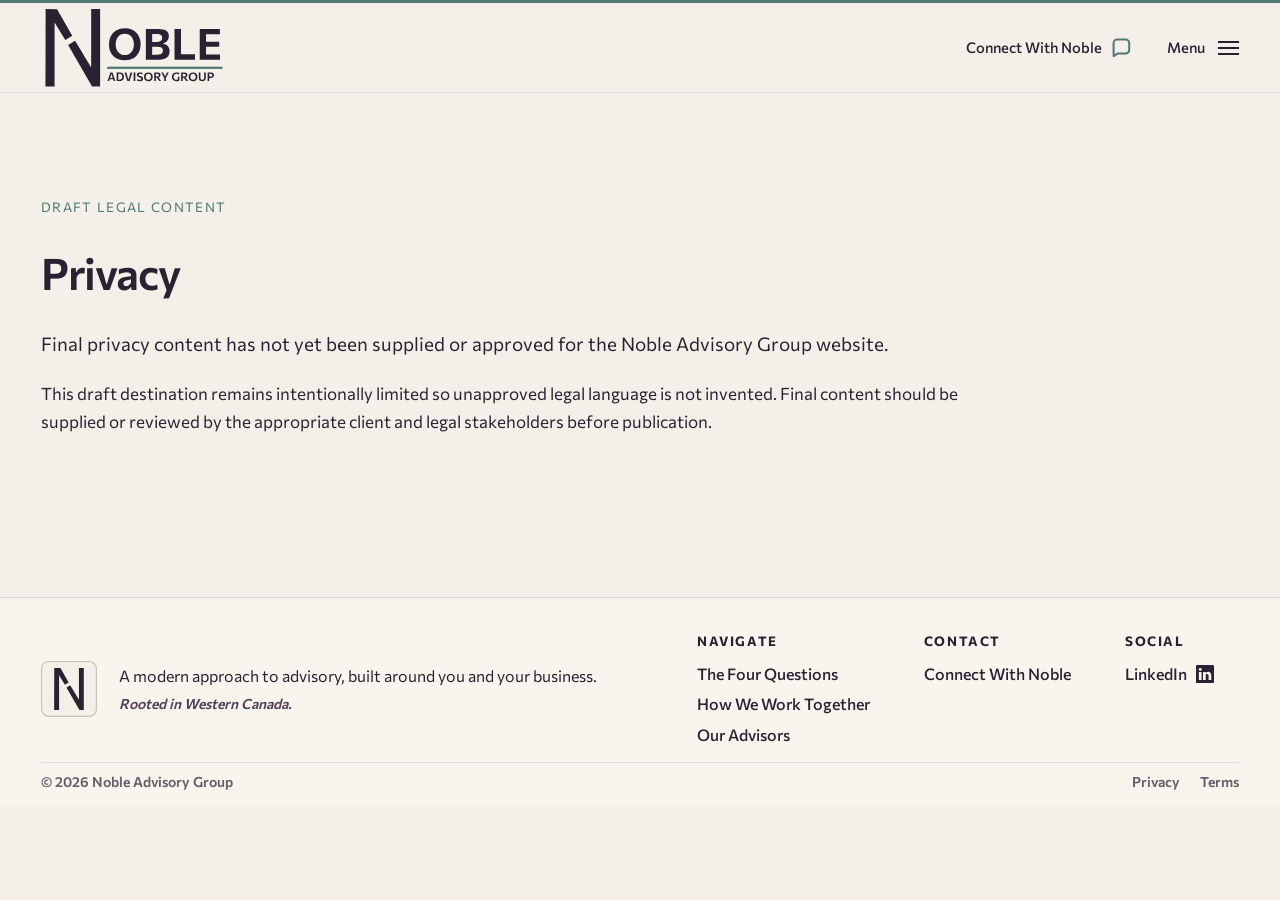
<file: privacy/index.html>
<!doctype html>
<html lang="en">
<head>
<meta charset="utf-8"><meta name="viewport" content="width=device-width, initial-scale=1">
<meta name="description" content="Privacy information for Noble Advisory Group."><title>Privacy | Noble Advisory Group</title>
<link rel="preconnect" href="https://fonts.googleapis.com"><link rel="preconnect" href="https://fonts.gstatic.com" crossorigin>
<link href="https://fonts.googleapis.com/css2?family=Commissioner:ital,wght@0,300..800;1,300..800&display=swap" rel="stylesheet">
<link rel="stylesheet" href="../assets/css/tokens.css"><link rel="stylesheet" href="../assets/css/site.css">
<script src="../assets/js/site.js" defer></script>
</head>
<body class="legal-page"><a class="skip-link" href="#main-content">Skip to privacy</a><!--COMMENT: §§§ SHARED COMPONENT: SITE HEADER §§§-->
<header class="site-header">
  <a class="site-header__brand" href="../index.html" aria-label="Noble Advisory Group home"><img src="../assets/brand/noble-logo-primary.svg" alt="Noble Advisory Group"></a>
  <div class="site-header__actions">
    <a class="site-header__contact" href="../contact/index.html"><span>Connect With Noble</span><svg class="site-header__contact-icon" viewBox="0 0 24 24" fill="none" stroke="currentColor" stroke-width="2.35" stroke-linecap="round" stroke-linejoin="round" aria-hidden="true" focusable="false"><path d="M21 15a4 4 0 0 1-4 4H8l-5 3V7a4 4 0 0 1 4-4h10a4 4 0 0 1 4 4z"/></svg></a>
    <button class="site-header__menu" type="button" data-menu-open aria-controls="noble-menu" aria-expanded="false"><span>Menu</span><span class="site-header__menu-icon" aria-hidden="true"><span></span><span></span><span></span></span></button>
  </div>
</header>
<!--COMMENT: §§§ SHARED COMPONENT: GLOBAL NAVIGATION §§§-->
<div class="menu-drawer" id="noble-menu" data-menu aria-hidden="true" role="dialog" aria-modal="true" aria-label="Noble navigation" inert>
  <button class="menu-drawer__scrim" type="button" data-menu-close aria-label="Close menu"></button>
  <div class="menu-drawer__panel">
    <header class="menu-drawer__header"><button class="menu-drawer__close" type="button" data-menu-close><span>Close</span><span class="menu-drawer__close-icon" aria-hidden="true">×</span></button></header>
    <nav class="menu-drawer__links" aria-label="Noble destinations">
      <a href="../index.html#four-questions"><span>The Four Questions</span><svg class="menu-drawer__direction" viewBox="0 0 24 24" aria-hidden="true" focusable="false"><path d="M5 12h14m-7-7 7 7-7 7"/></svg></a>
      <a href="../index.html#how-we-work"><span>How We Work Together</span><svg class="menu-drawer__direction" viewBox="0 0 24 24" aria-hidden="true" focusable="false"><path d="M5 12h14m-7-7 7 7-7 7"/></svg></a>
      <a href="../index.html#our-advisors"><span>Our Advisors</span><svg class="menu-drawer__direction" viewBox="0 0 24 24" aria-hidden="true" focusable="false"><path d="M5 12h14m-7-7 7 7-7 7"/></svg></a>
      <a class="menu-drawer__action" href="../contact/index.html"><span class="menu-drawer__link-label">Connect With Noble<svg class="menu-drawer__link-icon" viewBox="0 0 24 24" fill="none" stroke="currentColor" stroke-width="1.9" stroke-linecap="round" stroke-linejoin="round" aria-hidden="true" focusable="false"><path d="M21 15a4 4 0 0 1-4 4H8l-5 3V7a4 4 0 0 1 4-4h10a4 4 0 0 1 4 4z"/></svg></span><svg class="menu-drawer__direction" viewBox="0 0 24 24" aria-hidden="true" focusable="false"><path d="M5 12h14m-7-7 7 7-7 7"/></svg></a>
    </nav>
    <div class="menu-drawer__utility"><span>Rooted in Western Canada.</span><div class="menu-drawer__utility-links">
      <a class="social-link social-link--linkedin" href="https://www.linkedin.com/" target="_blank" rel="noopener noreferrer" aria-label="Noble Advisory Group on LinkedIn"><span>LinkedIn</span><svg aria-hidden="true" class="social-link__icon" fill="currentColor" focusable="false" viewbox="0 0 16 16" xmlns="http://www.w3.org/2000/svg">
<path d="M0 1.146C0 .513.526 0 1.175 0h13.65C15.474 0 16 .513 16 1.146v13.708c0 .633-.526 1.146-1.175 1.146H1.175C.526 16 0 15.487 0 14.854zm4.943 12.248V6.169H2.542v7.225zm-1.2-8.212c.837 0 1.358-.554 1.358-1.248-.015-.709-.52-1.248-1.342-1.248S2.4 3.226 2.4 3.934c0 .694.521 1.248 1.327 1.248zm4.908 8.212V9.359c0-.216.016-.432.08-.586.173-.431.568-.878 1.232-.878.869 0 1.216.662 1.216 1.634v3.865h2.401V9.25c0-2.22-1.184-3.252-2.764-3.252-1.274 0-1.845.7-2.165 1.193v.025h-.016l.016-.025V6.169h-2.4c.03.678 0 7.225 0 7.225z"></path>
</svg></a>
      <a href="../privacy/index.html">Privacy</a><a href="../terms/index.html">Terms</a>
    </div></div>
  </div>
</div>
<!--COMMENT: §§§ SECTION 1: LEGAL DESTINATION §§§-->
<main class="legal-main section-shell" id="main-content"><section><p class="eyebrow">Draft legal content</p><h1>Privacy</h1><p class="intro">Final privacy content has not yet been supplied or approved for the Noble Advisory Group website.</p><p>This draft destination remains intentionally limited so unapproved legal language is not invented. Final content should be supplied or reviewed by the appropriate client and legal stakeholders before publication.</p></section></main>
<!--COMMENT: §§§ SHARED COMPONENT: COMPACT FIRM FOOTER §§§-->
<footer class="firm-footer" data-firm-footer>
  <div class="firm-footer__inner">
    <section class="firm-footer__identity" aria-label="Noble Advisory Group">
      <a class="firm-footer__mark" href="../index.html" aria-label="Noble Advisory Group home"><img src="../assets/brand/noble-favicon-primary-layered.svg" alt=""></a>
      <div class="firm-footer__identity-copy"><p>A modern approach to advisory, built around you and your business.</p><span>Rooted in Western Canada.</span></div>
    </section>
    <nav class="firm-footer__group firm-footer__group--navigate" aria-label="Noble destinations"><h2>Navigate</h2>
      <a href="../index.html#four-questions">The Four Questions</a><a href="../index.html#how-we-work">How We Work Together</a><a href="../index.html#our-advisors">Our Advisors</a>
    </nav>
    <section class="firm-footer__group firm-footer__group--contact"><h2>Contact</h2><a href="../contact/index.html">Connect With Noble</a></section>
    <section class="firm-footer__group firm-footer__group--social"><h2>Social</h2><a class="social-link social-link--linkedin" href="https://www.linkedin.com/" target="_blank" rel="noopener noreferrer" aria-label="Noble Advisory Group on LinkedIn"><span>LinkedIn</span><svg aria-hidden="true" class="social-link__icon" fill="currentColor" focusable="false" viewbox="0 0 16 16" xmlns="http://www.w3.org/2000/svg">
<path d="M0 1.146C0 .513.526 0 1.175 0h13.65C15.474 0 16 .513 16 1.146v13.708c0 .633-.526 1.146-1.175 1.146H1.175C.526 16 0 15.487 0 14.854zm4.943 12.248V6.169H2.542v7.225zm-1.2-8.212c.837 0 1.358-.554 1.358-1.248-.015-.709-.52-1.248-1.342-1.248S2.4 3.226 2.4 3.934c0 .694.521 1.248 1.327 1.248zm4.908 8.212V9.359c0-.216.016-.432.08-.586.173-.431.568-.878 1.232-.878.869 0 1.216.662 1.216 1.634v3.865h2.401V9.25c0-2.22-1.184-3.252-2.764-3.252-1.274 0-1.845.7-2.165 1.193v.025h-.016l.016-.025V6.169h-2.4c.03.678 0 7.225 0 7.225z"></path>
</svg></a></section>
    <div class="firm-footer__legal"><p>© 2026 Noble Advisory Group</p><div><a href="../privacy/index.html">Privacy</a><a href="../terms/index.html">Terms</a></div></div>
  </div>
</footer></body></html>
</file>
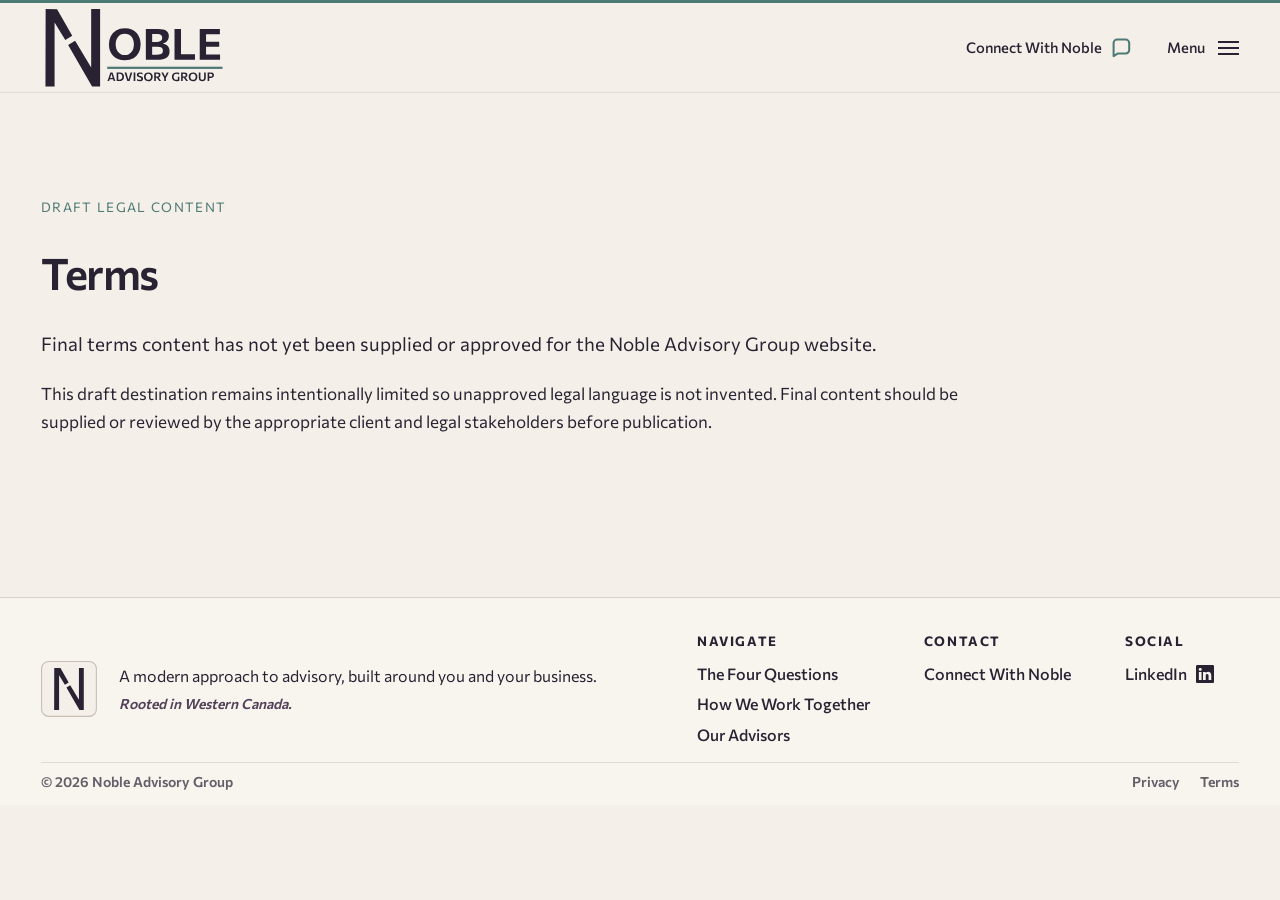
<file: terms/index.html>
<!doctype html>
<html lang="en">
<head>
<meta charset="utf-8"><meta name="viewport" content="width=device-width, initial-scale=1">
<meta name="description" content="Terms information for Noble Advisory Group."><title>Terms | Noble Advisory Group</title>
<link rel="preconnect" href="https://fonts.googleapis.com"><link rel="preconnect" href="https://fonts.gstatic.com" crossorigin>
<link href="https://fonts.googleapis.com/css2?family=Commissioner:ital,wght@0,300..800;1,300..800&display=swap" rel="stylesheet">
<link rel="stylesheet" href="../assets/css/tokens.css"><link rel="stylesheet" href="../assets/css/site.css">
<script src="../assets/js/site.js" defer></script>
</head>
<body class="legal-page"><a class="skip-link" href="#main-content">Skip to terms</a><!--COMMENT: §§§ SHARED COMPONENT: SITE HEADER §§§-->
<header class="site-header">
  <a class="site-header__brand" href="../index.html" aria-label="Noble Advisory Group home"><img src="../assets/brand/noble-logo-primary.svg" alt="Noble Advisory Group"></a>
  <div class="site-header__actions">
    <a class="site-header__contact" href="../contact/index.html"><span>Connect With Noble</span><svg class="site-header__contact-icon" viewBox="0 0 24 24" fill="none" stroke="currentColor" stroke-width="2.35" stroke-linecap="round" stroke-linejoin="round" aria-hidden="true" focusable="false"><path d="M21 15a4 4 0 0 1-4 4H8l-5 3V7a4 4 0 0 1 4-4h10a4 4 0 0 1 4 4z"/></svg></a>
    <button class="site-header__menu" type="button" data-menu-open aria-controls="noble-menu" aria-expanded="false"><span>Menu</span><span class="site-header__menu-icon" aria-hidden="true"><span></span><span></span><span></span></span></button>
  </div>
</header>
<!--COMMENT: §§§ SHARED COMPONENT: GLOBAL NAVIGATION §§§-->
<div class="menu-drawer" id="noble-menu" data-menu aria-hidden="true" role="dialog" aria-modal="true" aria-label="Noble navigation" inert>
  <button class="menu-drawer__scrim" type="button" data-menu-close aria-label="Close menu"></button>
  <div class="menu-drawer__panel">
    <header class="menu-drawer__header"><button class="menu-drawer__close" type="button" data-menu-close><span>Close</span><span class="menu-drawer__close-icon" aria-hidden="true">×</span></button></header>
    <nav class="menu-drawer__links" aria-label="Noble destinations">
      <a href="../index.html#four-questions"><span>The Four Questions</span><svg class="menu-drawer__direction" viewBox="0 0 24 24" aria-hidden="true" focusable="false"><path d="M5 12h14m-7-7 7 7-7 7"/></svg></a>
      <a href="../index.html#how-we-work"><span>How We Work Together</span><svg class="menu-drawer__direction" viewBox="0 0 24 24" aria-hidden="true" focusable="false"><path d="M5 12h14m-7-7 7 7-7 7"/></svg></a>
      <a href="../index.html#our-advisors"><span>Our Advisors</span><svg class="menu-drawer__direction" viewBox="0 0 24 24" aria-hidden="true" focusable="false"><path d="M5 12h14m-7-7 7 7-7 7"/></svg></a>
      <a class="menu-drawer__action" href="../contact/index.html"><span class="menu-drawer__link-label">Connect With Noble<svg class="menu-drawer__link-icon" viewBox="0 0 24 24" fill="none" stroke="currentColor" stroke-width="1.9" stroke-linecap="round" stroke-linejoin="round" aria-hidden="true" focusable="false"><path d="M21 15a4 4 0 0 1-4 4H8l-5 3V7a4 4 0 0 1 4-4h10a4 4 0 0 1 4 4z"/></svg></span><svg class="menu-drawer__direction" viewBox="0 0 24 24" aria-hidden="true" focusable="false"><path d="M5 12h14m-7-7 7 7-7 7"/></svg></a>
    </nav>
    <div class="menu-drawer__utility"><span>Rooted in Western Canada.</span><div class="menu-drawer__utility-links">
      <a class="social-link social-link--linkedin" href="https://www.linkedin.com/" target="_blank" rel="noopener noreferrer" aria-label="Noble Advisory Group on LinkedIn"><span>LinkedIn</span><svg aria-hidden="true" class="social-link__icon" fill="currentColor" focusable="false" viewbox="0 0 16 16" xmlns="http://www.w3.org/2000/svg">
<path d="M0 1.146C0 .513.526 0 1.175 0h13.65C15.474 0 16 .513 16 1.146v13.708c0 .633-.526 1.146-1.175 1.146H1.175C.526 16 0 15.487 0 14.854zm4.943 12.248V6.169H2.542v7.225zm-1.2-8.212c.837 0 1.358-.554 1.358-1.248-.015-.709-.52-1.248-1.342-1.248S2.4 3.226 2.4 3.934c0 .694.521 1.248 1.327 1.248zm4.908 8.212V9.359c0-.216.016-.432.08-.586.173-.431.568-.878 1.232-.878.869 0 1.216.662 1.216 1.634v3.865h2.401V9.25c0-2.22-1.184-3.252-2.764-3.252-1.274 0-1.845.7-2.165 1.193v.025h-.016l.016-.025V6.169h-2.4c.03.678 0 7.225 0 7.225z"></path>
</svg></a>
      <a href="../privacy/index.html">Privacy</a><a href="../terms/index.html">Terms</a>
    </div></div>
  </div>
</div>
<!--COMMENT: §§§ SECTION 1: LEGAL DESTINATION §§§-->
<main class="legal-main section-shell" id="main-content"><section><p class="eyebrow">Draft legal content</p><h1>Terms</h1><p class="intro">Final terms content has not yet been supplied or approved for the Noble Advisory Group website.</p><p>This draft destination remains intentionally limited so unapproved legal language is not invented. Final content should be supplied or reviewed by the appropriate client and legal stakeholders before publication.</p></section></main>
<!--COMMENT: §§§ SHARED COMPONENT: COMPACT FIRM FOOTER §§§-->
<footer class="firm-footer" data-firm-footer>
  <div class="firm-footer__inner">
    <section class="firm-footer__identity" aria-label="Noble Advisory Group">
      <a class="firm-footer__mark" href="../index.html" aria-label="Noble Advisory Group home"><img src="../assets/brand/noble-favicon-primary-layered.svg" alt=""></a>
      <div class="firm-footer__identity-copy"><p>A modern approach to advisory, built around you and your business.</p><span>Rooted in Western Canada.</span></div>
    </section>
    <nav class="firm-footer__group firm-footer__group--navigate" aria-label="Noble destinations"><h2>Navigate</h2>
      <a href="../index.html#four-questions">The Four Questions</a><a href="../index.html#how-we-work">How We Work Together</a><a href="../index.html#our-advisors">Our Advisors</a>
    </nav>
    <section class="firm-footer__group firm-footer__group--contact"><h2>Contact</h2><a href="../contact/index.html">Connect With Noble</a></section>
    <section class="firm-footer__group firm-footer__group--social"><h2>Social</h2><a class="social-link social-link--linkedin" href="https://www.linkedin.com/" target="_blank" rel="noopener noreferrer" aria-label="Noble Advisory Group on LinkedIn"><span>LinkedIn</span><svg aria-hidden="true" class="social-link__icon" fill="currentColor" focusable="false" viewbox="0 0 16 16" xmlns="http://www.w3.org/2000/svg">
<path d="M0 1.146C0 .513.526 0 1.175 0h13.65C15.474 0 16 .513 16 1.146v13.708c0 .633-.526 1.146-1.175 1.146H1.175C.526 16 0 15.487 0 14.854zm4.943 12.248V6.169H2.542v7.225zm-1.2-8.212c.837 0 1.358-.554 1.358-1.248-.015-.709-.52-1.248-1.342-1.248S2.4 3.226 2.4 3.934c0 .694.521 1.248 1.327 1.248zm4.908 8.212V9.359c0-.216.016-.432.08-.586.173-.431.568-.878 1.232-.878.869 0 1.216.662 1.216 1.634v3.865h2.401V9.25c0-2.22-1.184-3.252-2.764-3.252-1.274 0-1.845.7-2.165 1.193v.025h-.016l.016-.025V6.169h-2.4c.03.678 0 7.225 0 7.225z"></path>
</svg></a></section>
    <div class="firm-footer__legal"><p>© 2026 Noble Advisory Group</p><div><a href="../privacy/index.html">Privacy</a><a href="../terms/index.html">Terms</a></div></div>
  </div>
</footer></body></html>
</file>
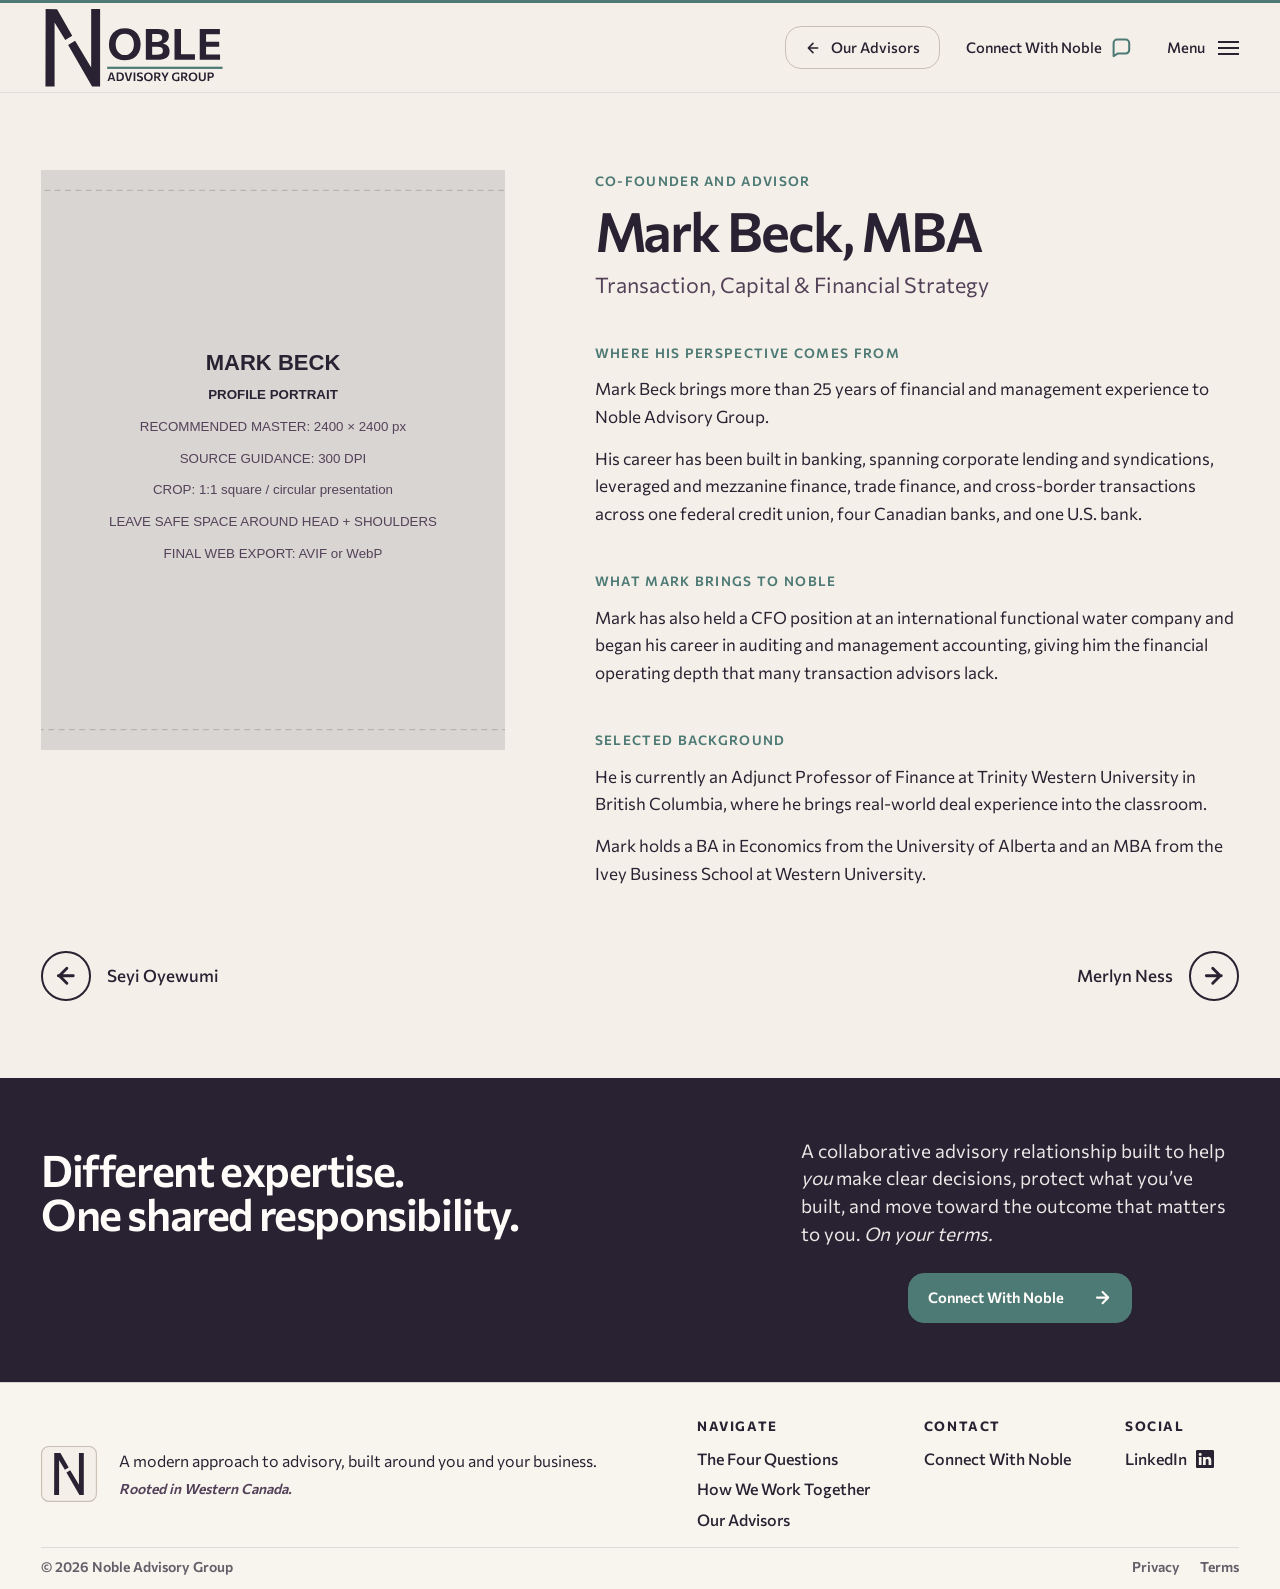
<file: advisors/mark-beck/index.html>
<!doctype html>
<html lang="en">
<head>
<meta charset="utf-8"><meta name="viewport" content="width=device-width, initial-scale=1">
<meta name="description" content="Meet Mark Beck, MBA of Noble Advisory Group."><title>Mark Beck, MBA | Noble Advisory Group</title>
<link rel="preconnect" href="https://fonts.googleapis.com"><link rel="preconnect" href="https://fonts.gstatic.com" crossorigin>
<link href="https://fonts.googleapis.com/css2?family=Commissioner:ital,wght@0,300..800;1,300..800&display=swap" rel="stylesheet">
<link rel="stylesheet" href="../../assets/css/tokens.css"><link rel="stylesheet" href="../../assets/css/site.css">
<script src="../../assets/js/site.js" defer></script>
</head>
<body class="advisor-page"><a class="skip-link" href="#main-content">Skip to advisor profile</a>
<!--COMMENT: §§§ SHARED COMPONENT: SITE HEADER §§§-->
<header class="site-header">
  <a class="site-header__brand" href="../../index.html" aria-label="Noble Advisory Group home"><img src="../../assets/brand/noble-logo-primary.svg" alt="Noble Advisory Group"></a>
  <div class="site-header__actions"><a class="site-header__return" href="../../index.html#our-advisors"><svg class="site-header__return-arrow" viewBox="0 0 24 24" aria-hidden="true" focusable="false"><path d="M19 12H5m7 7-7-7 7-7"/></svg><span>Our Advisors</span></a>
    <a class="site-header__contact" href="../../contact/index.html"><span>Connect With Noble</span><svg class="site-header__contact-icon" viewBox="0 0 24 24" fill="none" stroke="currentColor" stroke-width="2.35" stroke-linecap="round" stroke-linejoin="round" aria-hidden="true" focusable="false"><path d="M21 15a4 4 0 0 1-4 4H8l-5 3V7a4 4 0 0 1 4-4h10a4 4 0 0 1 4 4z"/></svg></a>
    <button class="site-header__menu" type="button" data-menu-open aria-controls="noble-menu" aria-expanded="false"><span>Menu</span><span class="site-header__menu-icon" aria-hidden="true"><span></span><span></span><span></span></span></button>
  </div>
</header>
<!--COMMENT: §§§ SHARED COMPONENT: GLOBAL NAVIGATION §§§-->
<div class="menu-drawer" id="noble-menu" data-menu aria-hidden="true" role="dialog" aria-modal="true" aria-label="Noble navigation" inert>
  <button class="menu-drawer__scrim" type="button" data-menu-close aria-label="Close menu"></button>
  <div class="menu-drawer__panel">
    <header class="menu-drawer__header"><button class="menu-drawer__close" type="button" data-menu-close><span>Close</span><span class="menu-drawer__close-icon" aria-hidden="true">×</span></button></header>
    <nav class="menu-drawer__links" aria-label="Noble destinations">
      <a href="../../index.html#four-questions"><span>The Four Questions</span><svg class="menu-drawer__direction" viewBox="0 0 24 24" aria-hidden="true" focusable="false"><path d="M5 12h14m-7-7 7 7-7 7"/></svg></a>
      <a href="../../index.html#how-we-work"><span>How We Work Together</span><svg class="menu-drawer__direction" viewBox="0 0 24 24" aria-hidden="true" focusable="false"><path d="M5 12h14m-7-7 7 7-7 7"/></svg></a>
      <a href="../../index.html#our-advisors"><span>Our Advisors</span><svg class="menu-drawer__direction" viewBox="0 0 24 24" aria-hidden="true" focusable="false"><path d="M5 12h14m-7-7 7 7-7 7"/></svg></a>
      <a class="menu-drawer__action" href="../../contact/index.html"><span class="menu-drawer__link-label">Connect With Noble<svg class="menu-drawer__link-icon" viewBox="0 0 24 24" fill="none" stroke="currentColor" stroke-width="1.9" stroke-linecap="round" stroke-linejoin="round" aria-hidden="true" focusable="false"><path d="M21 15a4 4 0 0 1-4 4H8l-5 3V7a4 4 0 0 1 4-4h10a4 4 0 0 1 4 4z"/></svg></span><svg class="menu-drawer__direction" viewBox="0 0 24 24" aria-hidden="true" focusable="false"><path d="M5 12h14m-7-7 7 7-7 7"/></svg></a>
    </nav>
    <div class="menu-drawer__utility"><span>Rooted in Western Canada.</span><div class="menu-drawer__utility-links">
      <a class="social-link social-link--linkedin" href="https://www.linkedin.com/" target="_blank" rel="noopener noreferrer" aria-label="Noble Advisory Group on LinkedIn"><span>LinkedIn</span><svg aria-hidden="true" class="social-link__icon" fill="currentColor" focusable="false" viewbox="0 0 16 16" xmlns="http://www.w3.org/2000/svg">
<path d="M0 1.146C0 .513.526 0 1.175 0h13.65C15.474 0 16 .513 16 1.146v13.708c0 .633-.526 1.146-1.175 1.146H1.175C.526 16 0 15.487 0 14.854zm4.943 12.248V6.169H2.542v7.225zm-1.2-8.212c.837 0 1.358-.554 1.358-1.248-.015-.709-.52-1.248-1.342-1.248S2.4 3.226 2.4 3.934c0 .694.521 1.248 1.327 1.248zm4.908 8.212V9.359c0-.216.016-.432.08-.586.173-.431.568-.878 1.232-.878.869 0 1.216.662 1.216 1.634v3.865h2.401V9.25c0-2.22-1.184-3.252-2.764-3.252-1.274 0-1.845.7-2.165 1.193v.025h-.016l.016-.025V6.169h-2.4c.03.678 0 7.225 0 7.225z"></path>
</svg></a>
      <a href="../../privacy/index.html">Privacy</a><a href="../../terms/index.html">Terms</a>
    </div></div>
  </div>
</div>
<main id="main-content" class="advisor-main">
<!--COMMENT: §§§ SECTION 1: ADVISOR PROFILE AND PERSPECTIVE §§§-->
<article class="section-shell advisor-profile"><div class="advisor-profile__portrait"><img src="../../assets/images/advisors/mark-beck-profile.svg" alt="Mark Beck, MBA"></div>
<div class="advisor-profile__content"><div class="founder-profile__identity">
<p class="eyebrow">Co-Founder and Advisor</p>
<h1>Mark Beck, MBA</h1>
<p class="founder-profile__specialty">Transaction, Capital &amp; Financial Strategy</p>
</div><section class="advisor-profile__section"><h2 class="micro-label">Where his perspective comes from</h2><p>Mark Beck brings more than 25 years of financial and management experience to Noble Advisory Group.</p><p>His career has been built in banking, spanning corporate lending and syndications, leveraged and mezzanine finance, trade finance, and cross-border transactions across one federal credit union, four Canadian banks, and one U.S. bank.</p></section>
<section class="advisor-profile__section"><h2 class="micro-label">What Mark brings to Noble</h2><p>Mark has also held a CFO position at an international functional water company and began his career in auditing and management accounting, giving him the financial operating depth that many transaction advisors lack.</p></section>
<section class="advisor-profile__section"><h2 class="micro-label">Selected background</h2><p>He is currently an Adjunct Professor of Finance at Trinity Western University in British Columbia, where he brings real-world deal experience into the classroom.</p><p>Mark holds a BA in Economics from the University of Alberta and an MBA from the Ivey Business School at Western University.</p></section></div></article>
<!--COMMENT: §§§ SECTION 2: ADVISOR-TO-ADVISOR NAVIGATION §§§-->
<nav class="section-shell advisor-switcher" aria-label="Move between Noble advisors">
<a href="../seyi-oyewumi/index.html" aria-label="Previous advisor: Seyi Oyewumi"><span class="advisor-switcher__circle" aria-hidden="true"><svg viewBox="0 0 24 24" fill="none" stroke="currentColor" stroke-width="2.7" stroke-linecap="round" stroke-linejoin="round"><path d="M19 12H5m8 7-7-7 7-7"/></svg></span><span>Seyi Oyewumi</span></a>
<a href="../merlyn-ness/index.html" aria-label="Next advisor: Merlyn Ness"><span>Merlyn Ness</span><span class="advisor-switcher__circle" aria-hidden="true"><svg viewBox="0 0 24 24" fill="none" stroke="currentColor" stroke-width="2.7" stroke-linecap="round" stroke-linejoin="round"><path d="M5 12h14m-8-7 7 7-7 7"/></svg></span></a>
</nav></main>
<!--COMMENT: §§§ SECTION 3: COLLECTIVE ADVISORY INVITATION §§§-->
<section class="advisor-team-close"><div class="section-shell closing-layout"><h2><span>Different expertise.</span><span>One shared responsibility.</span></h2><p>A collaborative advisory relationship built to help <em>you</em> make clear decisions, protect what you’ve built, and move toward the outcome that matters to you. <em>On your terms.</em></p><a class="directional-action directional-action--primary" href="../../contact/index.html"><span>Connect With Noble</span><svg class="directional-action__arrow" viewBox="0 0 24 24" aria-hidden="true" focusable="false"><path d="M5 12h14m-7-7 7 7-7 7"/></svg></a></div></section>
<!--COMMENT: §§§ SHARED COMPONENT: COMPACT FIRM FOOTER §§§-->
<footer class="firm-footer" data-firm-footer>
  <div class="firm-footer__inner">
    <section class="firm-footer__identity" aria-label="Noble Advisory Group">
      <a class="firm-footer__mark" href="../../index.html" aria-label="Noble Advisory Group home"><img src="../../assets/brand/noble-favicon-primary-layered.svg" alt=""></a>
      <div class="firm-footer__identity-copy"><p>A modern approach to advisory, built around you and your business.</p><span>Rooted in Western Canada.</span></div>
    </section>
    <nav class="firm-footer__group firm-footer__group--navigate" aria-label="Noble destinations"><h2>Navigate</h2>
      <a href="../../index.html#four-questions">The Four Questions</a><a href="../../index.html#how-we-work">How We Work Together</a><a href="../../index.html#our-advisors">Our Advisors</a>
    </nav>
    <section class="firm-footer__group firm-footer__group--contact"><h2>Contact</h2><a href="../../contact/index.html">Connect With Noble</a></section>
    <section class="firm-footer__group firm-footer__group--social"><h2>Social</h2><a class="social-link social-link--linkedin" href="https://www.linkedin.com/" target="_blank" rel="noopener noreferrer" aria-label="Noble Advisory Group on LinkedIn"><span>LinkedIn</span><svg aria-hidden="true" class="social-link__icon" fill="currentColor" focusable="false" viewbox="0 0 16 16" xmlns="http://www.w3.org/2000/svg">
<path d="M0 1.146C0 .513.526 0 1.175 0h13.65C15.474 0 16 .513 16 1.146v13.708c0 .633-.526 1.146-1.175 1.146H1.175C.526 16 0 15.487 0 14.854zm4.943 12.248V6.169H2.542v7.225zm-1.2-8.212c.837 0 1.358-.554 1.358-1.248-.015-.709-.52-1.248-1.342-1.248S2.4 3.226 2.4 3.934c0 .694.521 1.248 1.327 1.248zm4.908 8.212V9.359c0-.216.016-.432.08-.586.173-.431.568-.878 1.232-.878.869 0 1.216.662 1.216 1.634v3.865h2.401V9.25c0-2.22-1.184-3.252-2.764-3.252-1.274 0-1.845.7-2.165 1.193v.025h-.016l.016-.025V6.169h-2.4c.03.678 0 7.225 0 7.225z"></path>
</svg></a></section>
    <div class="firm-footer__legal"><p>© 2026 Noble Advisory Group</p><div><a href="../../privacy/index.html">Privacy</a><a href="../../terms/index.html">Terms</a></div></div>
  </div>
</footer>
</body></html>
</file>
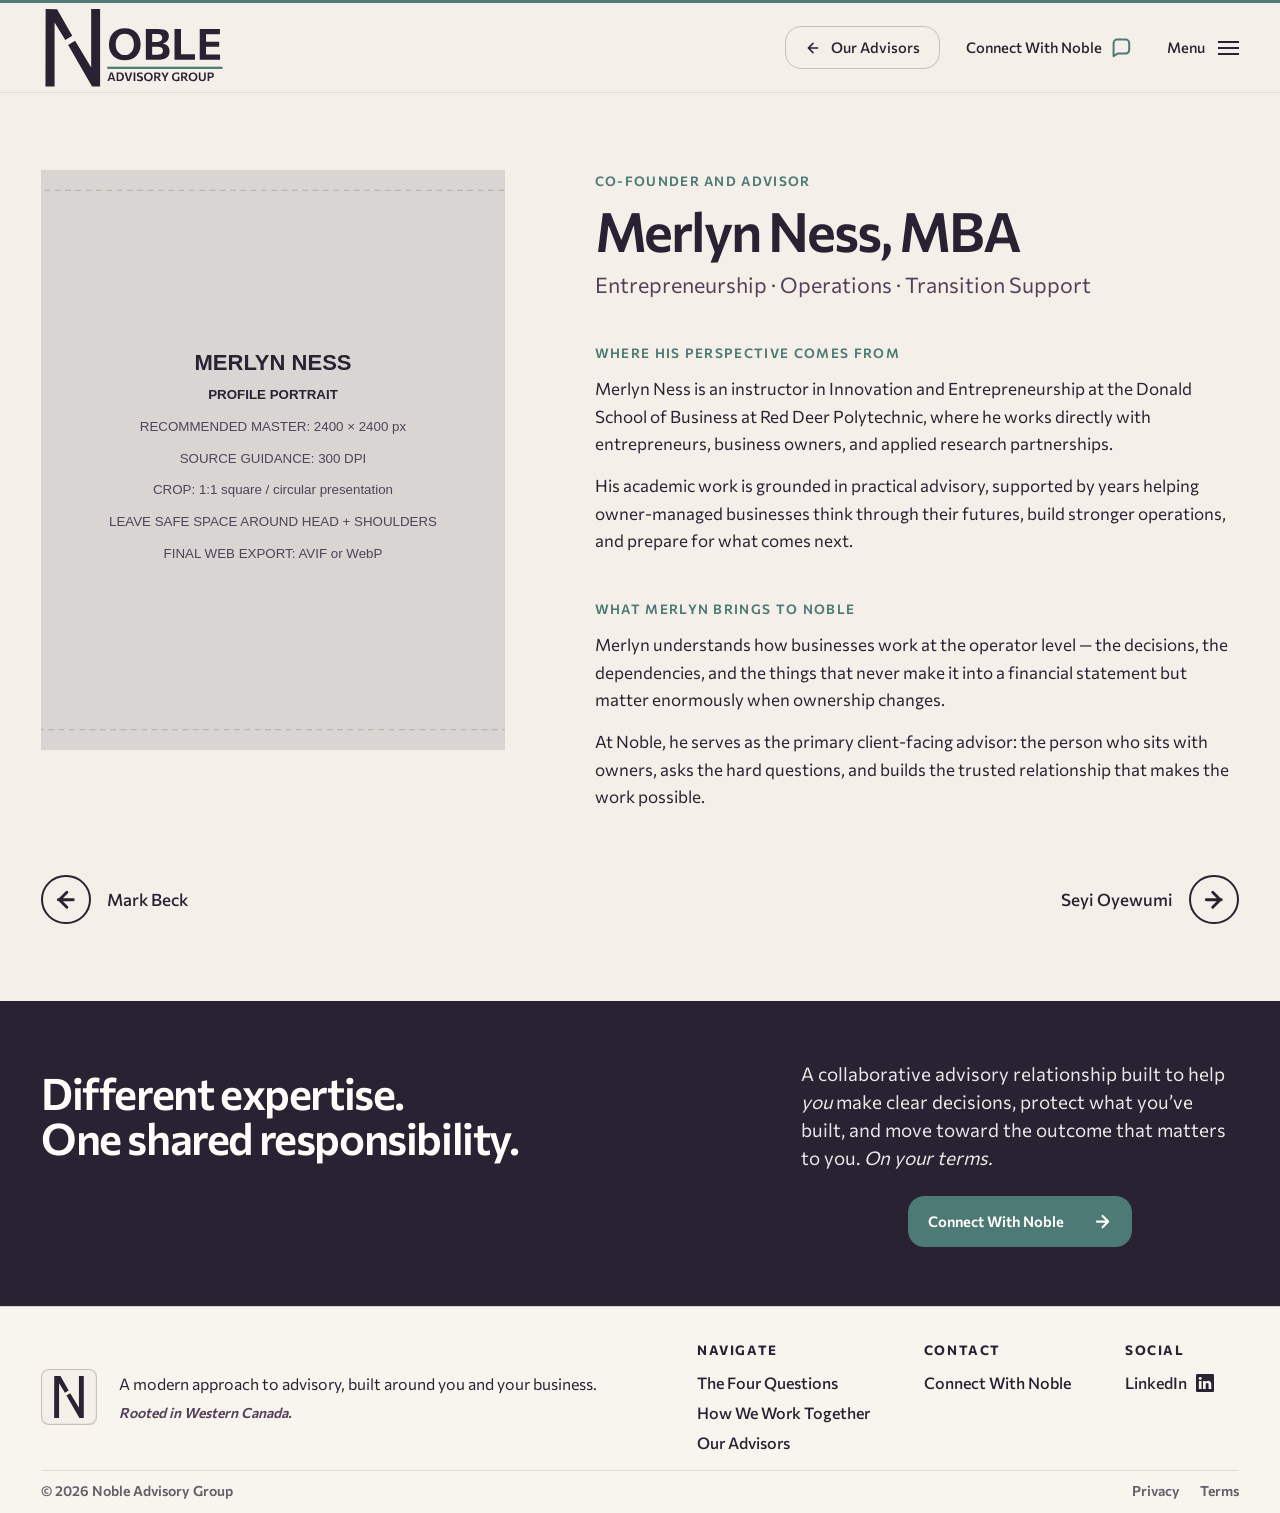
<file: advisors/merlyn-ness/index.html>
<!doctype html>
<html lang="en">
<head>
<meta charset="utf-8"><meta name="viewport" content="width=device-width, initial-scale=1">
<meta name="description" content="Meet Merlyn Ness, MBA of Noble Advisory Group."><title>Merlyn Ness, MBA | Noble Advisory Group</title>
<link rel="preconnect" href="https://fonts.googleapis.com"><link rel="preconnect" href="https://fonts.gstatic.com" crossorigin>
<link href="https://fonts.googleapis.com/css2?family=Commissioner:ital,wght@0,300..800;1,300..800&display=swap" rel="stylesheet">
<link rel="stylesheet" href="../../assets/css/tokens.css"><link rel="stylesheet" href="../../assets/css/site.css">
<script src="../../assets/js/site.js" defer></script>
</head>
<body class="advisor-page"><a class="skip-link" href="#main-content">Skip to advisor profile</a>
<!--COMMENT: §§§ SHARED COMPONENT: SITE HEADER §§§-->
<header class="site-header">
  <a class="site-header__brand" href="../../index.html" aria-label="Noble Advisory Group home"><img src="../../assets/brand/noble-logo-primary.svg" alt="Noble Advisory Group"></a>
  <div class="site-header__actions"><a class="site-header__return" href="../../index.html#our-advisors"><svg class="site-header__return-arrow" viewBox="0 0 24 24" aria-hidden="true" focusable="false"><path d="M19 12H5m7 7-7-7 7-7"/></svg><span>Our Advisors</span></a>
    <a class="site-header__contact" href="../../contact/index.html"><span>Connect With Noble</span><svg class="site-header__contact-icon" viewBox="0 0 24 24" fill="none" stroke="currentColor" stroke-width="2.35" stroke-linecap="round" stroke-linejoin="round" aria-hidden="true" focusable="false"><path d="M21 15a4 4 0 0 1-4 4H8l-5 3V7a4 4 0 0 1 4-4h10a4 4 0 0 1 4 4z"/></svg></a>
    <button class="site-header__menu" type="button" data-menu-open aria-controls="noble-menu" aria-expanded="false"><span>Menu</span><span class="site-header__menu-icon" aria-hidden="true"><span></span><span></span><span></span></span></button>
  </div>
</header>
<!--COMMENT: §§§ SHARED COMPONENT: GLOBAL NAVIGATION §§§-->
<div class="menu-drawer" id="noble-menu" data-menu aria-hidden="true" role="dialog" aria-modal="true" aria-label="Noble navigation" inert>
  <button class="menu-drawer__scrim" type="button" data-menu-close aria-label="Close menu"></button>
  <div class="menu-drawer__panel">
    <header class="menu-drawer__header"><button class="menu-drawer__close" type="button" data-menu-close><span>Close</span><span class="menu-drawer__close-icon" aria-hidden="true">×</span></button></header>
    <nav class="menu-drawer__links" aria-label="Noble destinations">
      <a href="../../index.html#four-questions"><span>The Four Questions</span><svg class="menu-drawer__direction" viewBox="0 0 24 24" aria-hidden="true" focusable="false"><path d="M5 12h14m-7-7 7 7-7 7"/></svg></a>
      <a href="../../index.html#how-we-work"><span>How We Work Together</span><svg class="menu-drawer__direction" viewBox="0 0 24 24" aria-hidden="true" focusable="false"><path d="M5 12h14m-7-7 7 7-7 7"/></svg></a>
      <a href="../../index.html#our-advisors"><span>Our Advisors</span><svg class="menu-drawer__direction" viewBox="0 0 24 24" aria-hidden="true" focusable="false"><path d="M5 12h14m-7-7 7 7-7 7"/></svg></a>
      <a class="menu-drawer__action" href="../../contact/index.html"><span class="menu-drawer__link-label">Connect With Noble<svg class="menu-drawer__link-icon" viewBox="0 0 24 24" fill="none" stroke="currentColor" stroke-width="1.9" stroke-linecap="round" stroke-linejoin="round" aria-hidden="true" focusable="false"><path d="M21 15a4 4 0 0 1-4 4H8l-5 3V7a4 4 0 0 1 4-4h10a4 4 0 0 1 4 4z"/></svg></span><svg class="menu-drawer__direction" viewBox="0 0 24 24" aria-hidden="true" focusable="false"><path d="M5 12h14m-7-7 7 7-7 7"/></svg></a>
    </nav>
    <div class="menu-drawer__utility"><span>Rooted in Western Canada.</span><div class="menu-drawer__utility-links">
      <a class="social-link social-link--linkedin" href="https://www.linkedin.com/" target="_blank" rel="noopener noreferrer" aria-label="Noble Advisory Group on LinkedIn"><span>LinkedIn</span><svg aria-hidden="true" class="social-link__icon" fill="currentColor" focusable="false" viewbox="0 0 16 16" xmlns="http://www.w3.org/2000/svg">
<path d="M0 1.146C0 .513.526 0 1.175 0h13.65C15.474 0 16 .513 16 1.146v13.708c0 .633-.526 1.146-1.175 1.146H1.175C.526 16 0 15.487 0 14.854zm4.943 12.248V6.169H2.542v7.225zm-1.2-8.212c.837 0 1.358-.554 1.358-1.248-.015-.709-.52-1.248-1.342-1.248S2.4 3.226 2.4 3.934c0 .694.521 1.248 1.327 1.248zm4.908 8.212V9.359c0-.216.016-.432.08-.586.173-.431.568-.878 1.232-.878.869 0 1.216.662 1.216 1.634v3.865h2.401V9.25c0-2.22-1.184-3.252-2.764-3.252-1.274 0-1.845.7-2.165 1.193v.025h-.016l.016-.025V6.169h-2.4c.03.678 0 7.225 0 7.225z"></path>
</svg></a>
      <a href="../../privacy/index.html">Privacy</a><a href="../../terms/index.html">Terms</a>
    </div></div>
  </div>
</div>
<main id="main-content" class="advisor-main">
<!--COMMENT: §§§ SECTION 1: ADVISOR PROFILE AND PERSPECTIVE §§§-->
<article class="section-shell advisor-profile"><div class="advisor-profile__portrait"><img src="../../assets/images/advisors/merlyn-ness-profile.svg" alt="Merlyn Ness, MBA"></div>
<div class="advisor-profile__content"><div class="founder-profile__identity">
<p class="eyebrow">Co-Founder and Advisor</p>
<h1>Merlyn Ness, MBA</h1>
<p class="founder-profile__specialty">Entrepreneurship · Operations · Transition Support</p>
</div><section class="advisor-profile__section"><h2 class="micro-label">Where his perspective comes from</h2><p>Merlyn Ness is an instructor in Innovation and Entrepreneurship at the Donald School of Business at Red Deer Polytechnic, where he works directly with entrepreneurs, business owners, and applied research partnerships.</p><p>His academic work is grounded in practical advisory, supported by years helping owner-managed businesses think through their futures, build stronger operations, and prepare for what comes next.</p></section>
<section class="advisor-profile__section"><h2 class="micro-label">What Merlyn brings to Noble</h2><p>Merlyn understands how businesses work at the operator level — the decisions, the dependencies, and the things that never make it into a financial statement but matter enormously when ownership changes.</p><p>At Noble, he serves as the primary client-facing advisor: the person who sits with owners, asks the hard questions, and builds the trusted relationship that makes the work possible.</p></section></div></article>
<!--COMMENT: §§§ SECTION 2: ADVISOR-TO-ADVISOR NAVIGATION §§§-->
<nav class="section-shell advisor-switcher" aria-label="Move between Noble advisors">
<a href="../mark-beck/index.html" aria-label="Previous advisor: Mark Beck"><span class="advisor-switcher__circle" aria-hidden="true"><svg viewBox="0 0 24 24" fill="none" stroke="currentColor" stroke-width="2.7" stroke-linecap="round" stroke-linejoin="round"><path d="M19 12H5m8 7-7-7 7-7"/></svg></span><span>Mark Beck</span></a>
<a href="../seyi-oyewumi/index.html" aria-label="Next advisor: Seyi Oyewumi"><span>Seyi Oyewumi</span><span class="advisor-switcher__circle" aria-hidden="true"><svg viewBox="0 0 24 24" fill="none" stroke="currentColor" stroke-width="2.7" stroke-linecap="round" stroke-linejoin="round"><path d="M5 12h14m-8-7 7 7-7 7"/></svg></span></a>
</nav></main>
<!--COMMENT: §§§ SECTION 3: COLLECTIVE ADVISORY INVITATION §§§-->
<section class="advisor-team-close"><div class="section-shell closing-layout"><h2><span>Different expertise.</span><span>One shared responsibility.</span></h2><p>A collaborative advisory relationship built to help <em>you</em> make clear decisions, protect what you’ve built, and move toward the outcome that matters to you. <em>On your terms.</em></p><a class="directional-action directional-action--primary" href="../../contact/index.html"><span>Connect With Noble</span><svg class="directional-action__arrow" viewBox="0 0 24 24" aria-hidden="true" focusable="false"><path d="M5 12h14m-7-7 7 7-7 7"/></svg></a></div></section>
<!--COMMENT: §§§ SHARED COMPONENT: COMPACT FIRM FOOTER §§§-->
<footer class="firm-footer" data-firm-footer>
  <div class="firm-footer__inner">
    <section class="firm-footer__identity" aria-label="Noble Advisory Group">
      <a class="firm-footer__mark" href="../../index.html" aria-label="Noble Advisory Group home"><img src="../../assets/brand/noble-favicon-primary-layered.svg" alt=""></a>
      <div class="firm-footer__identity-copy"><p>A modern approach to advisory, built around you and your business.</p><span>Rooted in Western Canada.</span></div>
    </section>
    <nav class="firm-footer__group firm-footer__group--navigate" aria-label="Noble destinations"><h2>Navigate</h2>
      <a href="../../index.html#four-questions">The Four Questions</a><a href="../../index.html#how-we-work">How We Work Together</a><a href="../../index.html#our-advisors">Our Advisors</a>
    </nav>
    <section class="firm-footer__group firm-footer__group--contact"><h2>Contact</h2><a href="../../contact/index.html">Connect With Noble</a></section>
    <section class="firm-footer__group firm-footer__group--social"><h2>Social</h2><a class="social-link social-link--linkedin" href="https://www.linkedin.com/" target="_blank" rel="noopener noreferrer" aria-label="Noble Advisory Group on LinkedIn"><span>LinkedIn</span><svg aria-hidden="true" class="social-link__icon" fill="currentColor" focusable="false" viewbox="0 0 16 16" xmlns="http://www.w3.org/2000/svg">
<path d="M0 1.146C0 .513.526 0 1.175 0h13.65C15.474 0 16 .513 16 1.146v13.708c0 .633-.526 1.146-1.175 1.146H1.175C.526 16 0 15.487 0 14.854zm4.943 12.248V6.169H2.542v7.225zm-1.2-8.212c.837 0 1.358-.554 1.358-1.248-.015-.709-.52-1.248-1.342-1.248S2.4 3.226 2.4 3.934c0 .694.521 1.248 1.327 1.248zm4.908 8.212V9.359c0-.216.016-.432.08-.586.173-.431.568-.878 1.232-.878.869 0 1.216.662 1.216 1.634v3.865h2.401V9.25c0-2.22-1.184-3.252-2.764-3.252-1.274 0-1.845.7-2.165 1.193v.025h-.016l.016-.025V6.169h-2.4c.03.678 0 7.225 0 7.225z"></path>
</svg></a></section>
    <div class="firm-footer__legal"><p>© 2026 Noble Advisory Group</p><div><a href="../../privacy/index.html">Privacy</a><a href="../../terms/index.html">Terms</a></div></div>
  </div>
</footer>
</body></html>
</file>
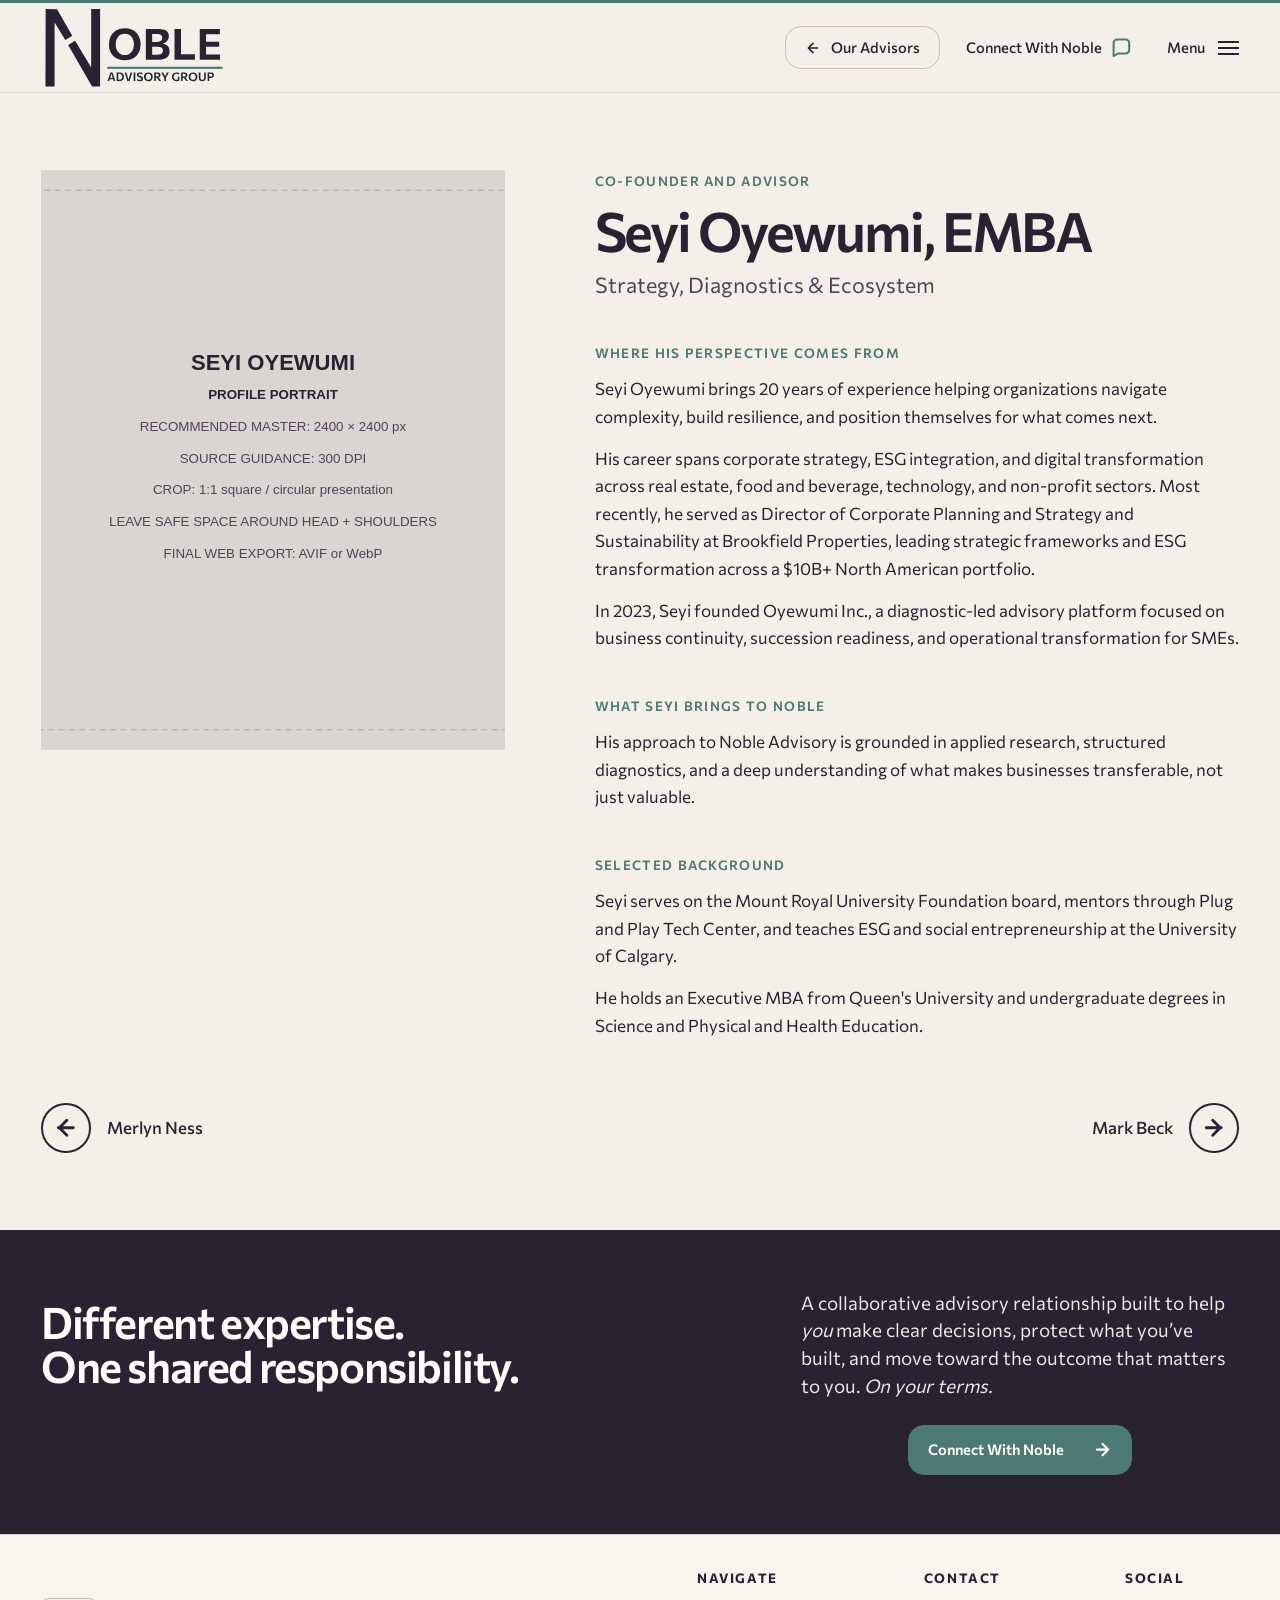
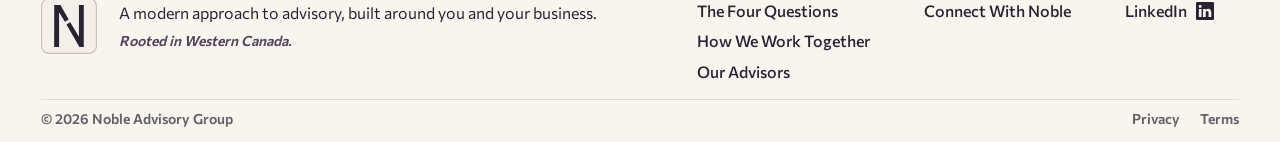
<file: advisors/seyi-oyewumi/index.html>
<!doctype html>
<html lang="en">
<head>
<meta charset="utf-8"><meta name="viewport" content="width=device-width, initial-scale=1">
<meta name="description" content="Meet Seyi Oyewumi, EMBA of Noble Advisory Group."><title>Seyi Oyewumi, EMBA | Noble Advisory Group</title>
<link rel="preconnect" href="https://fonts.googleapis.com"><link rel="preconnect" href="https://fonts.gstatic.com" crossorigin>
<link href="https://fonts.googleapis.com/css2?family=Commissioner:ital,wght@0,300..800;1,300..800&display=swap" rel="stylesheet">
<link rel="stylesheet" href="../../assets/css/tokens.css"><link rel="stylesheet" href="../../assets/css/site.css">
<script src="../../assets/js/site.js" defer></script>
</head>
<body class="advisor-page"><a class="skip-link" href="#main-content">Skip to advisor profile</a>
<!--COMMENT: §§§ SHARED COMPONENT: SITE HEADER §§§-->
<header class="site-header">
  <a class="site-header__brand" href="../../index.html" aria-label="Noble Advisory Group home"><img src="../../assets/brand/noble-logo-primary.svg" alt="Noble Advisory Group"></a>
  <div class="site-header__actions"><a class="site-header__return" href="../../index.html#our-advisors"><svg class="site-header__return-arrow" viewBox="0 0 24 24" aria-hidden="true" focusable="false"><path d="M19 12H5m7 7-7-7 7-7"/></svg><span>Our Advisors</span></a>
    <a class="site-header__contact" href="../../contact/index.html"><span>Connect With Noble</span><svg class="site-header__contact-icon" viewBox="0 0 24 24" fill="none" stroke="currentColor" stroke-width="2.35" stroke-linecap="round" stroke-linejoin="round" aria-hidden="true" focusable="false"><path d="M21 15a4 4 0 0 1-4 4H8l-5 3V7a4 4 0 0 1 4-4h10a4 4 0 0 1 4 4z"/></svg></a>
    <button class="site-header__menu" type="button" data-menu-open aria-controls="noble-menu" aria-expanded="false"><span>Menu</span><span class="site-header__menu-icon" aria-hidden="true"><span></span><span></span><span></span></span></button>
  </div>
</header>
<!--COMMENT: §§§ SHARED COMPONENT: GLOBAL NAVIGATION §§§-->
<div class="menu-drawer" id="noble-menu" data-menu aria-hidden="true" role="dialog" aria-modal="true" aria-label="Noble navigation" inert>
  <button class="menu-drawer__scrim" type="button" data-menu-close aria-label="Close menu"></button>
  <div class="menu-drawer__panel">
    <header class="menu-drawer__header"><button class="menu-drawer__close" type="button" data-menu-close><span>Close</span><span class="menu-drawer__close-icon" aria-hidden="true">×</span></button></header>
    <nav class="menu-drawer__links" aria-label="Noble destinations">
      <a href="../../index.html#four-questions"><span>The Four Questions</span><svg class="menu-drawer__direction" viewBox="0 0 24 24" aria-hidden="true" focusable="false"><path d="M5 12h14m-7-7 7 7-7 7"/></svg></a>
      <a href="../../index.html#how-we-work"><span>How We Work Together</span><svg class="menu-drawer__direction" viewBox="0 0 24 24" aria-hidden="true" focusable="false"><path d="M5 12h14m-7-7 7 7-7 7"/></svg></a>
      <a href="../../index.html#our-advisors"><span>Our Advisors</span><svg class="menu-drawer__direction" viewBox="0 0 24 24" aria-hidden="true" focusable="false"><path d="M5 12h14m-7-7 7 7-7 7"/></svg></a>
      <a class="menu-drawer__action" href="../../contact/index.html"><span class="menu-drawer__link-label">Connect With Noble<svg class="menu-drawer__link-icon" viewBox="0 0 24 24" fill="none" stroke="currentColor" stroke-width="1.9" stroke-linecap="round" stroke-linejoin="round" aria-hidden="true" focusable="false"><path d="M21 15a4 4 0 0 1-4 4H8l-5 3V7a4 4 0 0 1 4-4h10a4 4 0 0 1 4 4z"/></svg></span><svg class="menu-drawer__direction" viewBox="0 0 24 24" aria-hidden="true" focusable="false"><path d="M5 12h14m-7-7 7 7-7 7"/></svg></a>
    </nav>
    <div class="menu-drawer__utility"><span>Rooted in Western Canada.</span><div class="menu-drawer__utility-links">
      <a class="social-link social-link--linkedin" href="https://www.linkedin.com/" target="_blank" rel="noopener noreferrer" aria-label="Noble Advisory Group on LinkedIn"><span>LinkedIn</span><svg aria-hidden="true" class="social-link__icon" fill="currentColor" focusable="false" viewbox="0 0 16 16" xmlns="http://www.w3.org/2000/svg">
<path d="M0 1.146C0 .513.526 0 1.175 0h13.65C15.474 0 16 .513 16 1.146v13.708c0 .633-.526 1.146-1.175 1.146H1.175C.526 16 0 15.487 0 14.854zm4.943 12.248V6.169H2.542v7.225zm-1.2-8.212c.837 0 1.358-.554 1.358-1.248-.015-.709-.52-1.248-1.342-1.248S2.4 3.226 2.4 3.934c0 .694.521 1.248 1.327 1.248zm4.908 8.212V9.359c0-.216.016-.432.08-.586.173-.431.568-.878 1.232-.878.869 0 1.216.662 1.216 1.634v3.865h2.401V9.25c0-2.22-1.184-3.252-2.764-3.252-1.274 0-1.845.7-2.165 1.193v.025h-.016l.016-.025V6.169h-2.4c.03.678 0 7.225 0 7.225z"></path>
</svg></a>
      <a href="../../privacy/index.html">Privacy</a><a href="../../terms/index.html">Terms</a>
    </div></div>
  </div>
</div>
<main id="main-content" class="advisor-main">
<!--COMMENT: §§§ SECTION 1: ADVISOR PROFILE AND PERSPECTIVE §§§-->
<article class="section-shell advisor-profile"><div class="advisor-profile__portrait"><img src="../../assets/images/advisors/seyi-oyewumi-profile.svg" alt="Seyi Oyewumi, EMBA"></div>
<div class="advisor-profile__content"><div class="founder-profile__identity">
<p class="eyebrow">Co-Founder and Advisor</p>
<h1>Seyi Oyewumi, EMBA</h1>
<p class="founder-profile__specialty">Strategy, Diagnostics &amp; Ecosystem</p>
</div><section class="advisor-profile__section"><h2 class="micro-label">Where his perspective comes from</h2><p>Seyi Oyewumi brings 20 years of experience helping organizations navigate complexity, build resilience, and position themselves for what comes next.</p><p>His career spans corporate strategy, ESG integration, and digital transformation across real estate, food and beverage, technology, and non-profit sectors. Most recently, he served as Director of Corporate Planning and Strategy and Sustainability at Brookfield Properties, leading strategic frameworks and ESG transformation across a $10B+ North American portfolio.</p><p>In 2023, Seyi founded Oyewumi Inc., a diagnostic-led advisory platform focused on business continuity, succession readiness, and operational transformation for SMEs.</p></section>
<section class="advisor-profile__section"><h2 class="micro-label">What Seyi brings to Noble</h2><p>His approach to Noble Advisory is grounded in applied research, structured diagnostics, and a deep understanding of what makes businesses transferable, not just valuable.</p></section>
<section class="advisor-profile__section"><h2 class="micro-label">Selected background</h2><p>Seyi serves on the Mount Royal University Foundation board, mentors through Plug and Play Tech Center, and teaches ESG and social entrepreneurship at the University of Calgary.</p><p>He holds an Executive MBA from Queen's University and undergraduate degrees in Science and Physical and Health Education.</p></section></div></article>
<!--COMMENT: §§§ SECTION 2: ADVISOR-TO-ADVISOR NAVIGATION §§§-->
<nav class="section-shell advisor-switcher" aria-label="Move between Noble advisors">
<a href="../merlyn-ness/index.html" aria-label="Previous advisor: Merlyn Ness"><span class="advisor-switcher__circle" aria-hidden="true"><svg viewBox="0 0 24 24" fill="none" stroke="currentColor" stroke-width="2.7" stroke-linecap="round" stroke-linejoin="round"><path d="M19 12H5m8 7-7-7 7-7"/></svg></span><span>Merlyn Ness</span></a>
<a href="../mark-beck/index.html" aria-label="Next advisor: Mark Beck"><span>Mark Beck</span><span class="advisor-switcher__circle" aria-hidden="true"><svg viewBox="0 0 24 24" fill="none" stroke="currentColor" stroke-width="2.7" stroke-linecap="round" stroke-linejoin="round"><path d="M5 12h14m-8-7 7 7-7 7"/></svg></span></a>
</nav></main>
<!--COMMENT: §§§ SECTION 3: COLLECTIVE ADVISORY INVITATION §§§-->
<section class="advisor-team-close"><div class="section-shell closing-layout"><h2><span>Different expertise.</span><span>One shared responsibility.</span></h2><p>A collaborative advisory relationship built to help <em>you</em> make clear decisions, protect what you’ve built, and move toward the outcome that matters to you. <em>On your terms.</em></p><a class="directional-action directional-action--primary" href="../../contact/index.html"><span>Connect With Noble</span><svg class="directional-action__arrow" viewBox="0 0 24 24" aria-hidden="true" focusable="false"><path d="M5 12h14m-7-7 7 7-7 7"/></svg></a></div></section>
<!--COMMENT: §§§ SHARED COMPONENT: COMPACT FIRM FOOTER §§§-->
<footer class="firm-footer" data-firm-footer>
  <div class="firm-footer__inner">
    <section class="firm-footer__identity" aria-label="Noble Advisory Group">
      <a class="firm-footer__mark" href="../../index.html" aria-label="Noble Advisory Group home"><img src="../../assets/brand/noble-favicon-primary-layered.svg" alt=""></a>
      <div class="firm-footer__identity-copy"><p>A modern approach to advisory, built around you and your business.</p><span>Rooted in Western Canada.</span></div>
    </section>
    <nav class="firm-footer__group firm-footer__group--navigate" aria-label="Noble destinations"><h2>Navigate</h2>
      <a href="../../index.html#four-questions">The Four Questions</a><a href="../../index.html#how-we-work">How We Work Together</a><a href="../../index.html#our-advisors">Our Advisors</a>
    </nav>
    <section class="firm-footer__group firm-footer__group--contact"><h2>Contact</h2><a href="../../contact/index.html">Connect With Noble</a></section>
    <section class="firm-footer__group firm-footer__group--social"><h2>Social</h2><a class="social-link social-link--linkedin" href="https://www.linkedin.com/" target="_blank" rel="noopener noreferrer" aria-label="Noble Advisory Group on LinkedIn"><span>LinkedIn</span><svg aria-hidden="true" class="social-link__icon" fill="currentColor" focusable="false" viewbox="0 0 16 16" xmlns="http://www.w3.org/2000/svg">
<path d="M0 1.146C0 .513.526 0 1.175 0h13.65C15.474 0 16 .513 16 1.146v13.708c0 .633-.526 1.146-1.175 1.146H1.175C.526 16 0 15.487 0 14.854zm4.943 12.248V6.169H2.542v7.225zm-1.2-8.212c.837 0 1.358-.554 1.358-1.248-.015-.709-.52-1.248-1.342-1.248S2.4 3.226 2.4 3.934c0 .694.521 1.248 1.327 1.248zm4.908 8.212V9.359c0-.216.016-.432.08-.586.173-.431.568-.878 1.232-.878.869 0 1.216.662 1.216 1.634v3.865h2.401V9.25c0-2.22-1.184-3.252-2.764-3.252-1.274 0-1.845.7-2.165 1.193v.025h-.016l.016-.025V6.169h-2.4c.03.678 0 7.225 0 7.225z"></path>
</svg></a></section>
    <div class="firm-footer__legal"><p>© 2026 Noble Advisory Group</p><div><a href="../../privacy/index.html">Privacy</a><a href="../../terms/index.html">Terms</a></div></div>
  </div>
</footer>
</body></html>
</file>
<file: assets/css/tokens.css>
/*COMMENT: §§§ SECTION 1: BRAND COLOR TOKENS §§§*/
/*COMMENT: [DEFINE APPROVED BRAND AND SURFACE COLORS]*/
:root {
    --color-ink-plum: #282232; /* #282232 [Ink Plum] */
    --color-smoky-aubergine: #534259; /* #534259 [Smoky Aubergine] */
    --color-warm-bone: #F4EFE8; /* #F4EFE8 [Warm Bone] */
    --color-muted-stone: #C8BFB4; /* #C8BFB4 [Muted Stone] */
    --color-patinated-teal: #4E7A76; /* #4E7A76 [Patinated Teal] */
    --color-near-black: #1F1C1F; /* #1F1C1F [Near Black] */
    --color-paper: #F8F4EE; /* #F8F4EE [Warm Paper] */
    --color-bone-soft: #EEE7DE; /* #EEE7DE [Soft Bone] */
    --color-white-soft: #FFFDF9; /* #FFFDF9 [Soft White] */

    --text-primary: var(--color-ink-plum);
    --surface-primary: var(--color-warm-bone);
}


/*COMMENT: §§§ SECTION 2: TYPOGRAPHY TOKENS §§§*/
/*COMMENT: [DEFINE A RESTRAINED EDITORIAL SCALE BY SEMANTIC ROLE, NOT BY PAGE]*/
:root {
    --font-sans: "Commissioner", system-ui, -apple-system, BlinkMacSystemFont, "Segoe UI", sans-serif;

    /* Weight roles: Noble uses weight sparingly; structural labels remain deliberately bold. */
    --weight-regular: 400;
    --weight-medium: 500;
    --weight-semibold: 600;
    --weight-bold: 700;

    /* Reading and interface roles: maintain comfort and consistency across every viewport. */
    --type-label: clamp(0.78125rem, 0.75rem + 0.10vw, 0.875rem);
    --type-ui: clamp(0.875rem, 0.84rem + 0.10vw, 0.9375rem);
    --type-supporting: clamp(0.9375rem, 0.90rem + 0.12vw, 1rem);
    --type-body: clamp(1rem, 0.96rem + 0.14vw, 1.0625rem);
    --type-lead: clamp(1.0625rem, 1.00rem + 0.22vw, 1.25rem);
    --type-disclosure-lead: 1.1875rem; /* 19px: opened-state principal thought */
    --type-disclosure-body: 1.125rem; /* 18px: accompanying explanation */

    /* Editorial roles: create authority through controlled scale rather than oversized repetition. */
    --type-editorial: clamp(1.1875rem, 1.10rem + 0.30vw, 1.4375rem);
    --type-subheading: clamp(1.375rem, 1.24rem + 0.46vw, 1.75rem);
    --type-section-title: clamp(1.75rem, 1.52rem + 0.78vw, 2.375rem);
    --type-page-title: clamp(2.125rem, 1.78rem + 1.18vw, 2.75rem);
    --type-display: clamp(2.5rem, 1.98rem + 1.78vw, 3.75rem);

    /* Leading is tuned by role so fluid sizing never compromises reading rhythm. */
    --leading-disclosure-lead: 1.4;
    --leading-disclosure-body: 1.5;
    --leading-display: 0.99;
    --leading-page-title: 1.02;
    --leading-section-title: 1.08;
    --leading-subheading: 1.16;
    --leading-editorial: 1.30;
    --leading-lead: 1.48;
    --leading-body: 1.62;
    --leading-supporting: 1.58;
    --leading-ui: 1.46;
    --leading-label: 1.30;

    /* Tracking distinguishes display, editorial, and functional roles without decorative excess. */
    --tracking-display: -0.038em;
    --tracking-page-title: -0.032em;
    --tracking-section-title: -0.026em;
    --tracking-subheading: -0.018em;
    --tracking-editorial: -0.010em;
    --tracking-label: 0.10em;
    --tracking-eyebrow: 0.12em;

    /* Measures are semantic: line length is part of the typography system, not a page correction. */
    --measure-body: 64ch;
    --measure-supporting: 58ch;
    --measure-lead: 50ch;
    --measure-editorial: 44ch;
    --measure-heading: 30ch;
    --measure-display: 20ch;
}

/*COMMENT: §§§ SECTION 3: SPACING AND LAYOUT TOKENS §§§*/
/*COMMENT: [DEFINE RESPONSIVE SPACING AND FRAME DIMENSIONS]*/
:root {
    --space-1: clamp(0.4rem, 0.3rem + 0.3vw, 0.65rem);
    --space-2: clamp(0.8rem, 0.68rem + 0.45vw, 1.15rem);
    --space-3: clamp(1.2rem, 0.98rem + 0.72vw, 1.72rem);
    --space-4: clamp(1.65rem, 1.28rem + 1.35vw, 2.55rem);
    --space-5: clamp(2.35rem, 1.75rem + 2.15vw, 3.8rem);
    --space-6: clamp(3.15rem, 2.3rem + 3vw, 5.35rem);
    --space-editorial-break: clamp(2.6rem, 2rem + 2.1vw, 4.4rem);

    --page-gutter: clamp(1.25rem, 3.2vw, 4.25rem);
    --header-height: clamp(5rem, calc(6.65vw + .5rem), 6.75rem);
    --experience-nav-height: 5.1rem;
    --max-content: 92rem;
    --max-editorial: 100rem;
    --rule-editorial: rgba(40,34,50,.14);
}


/*COMMENT: §§§ SECTION 4: INTERACTION TOKENS §§§*/
/*COMMENT: [DEFINE FOCUS AND MOTION BEHAVIOR]*/
:root {
    --focus-ring: 2px solid var(--color-patinated-teal);
    --action-corner-radius: 1rem;
    --action-corner-radius-squircle: 1.45rem;
    --action-border-color: rgba(40, 34, 50, 0.42);
    --ease-noble: cubic-bezier(0.2, 0.75, 0.25, 1);
    --transition-directional: 200ms var(--ease-noble);
    --directional-travel: .125rem;
    --transition-fast: 180ms var(--ease-noble);
    --transition-medium: 360ms var(--ease-noble);
}
</file>
<file: assets/css/site.css>
/*COMMENT: §§§ SECTION 1: DOCUMENT FOUNDATION §§§*/
/*COMMENT: [KEEP THE MICROSITE GROUNDED IN NOBLE'S EXISTING TYPOGRAPHY, SURFACES, AND MEASURES]*/
*, *::before, *::after { box-sizing: border-box; }
html { scroll-behavior: smooth; scroll-padding-top: 0; }
body { min-width: 320px; margin: 0; background: var(--color-warm-bone); color: var(--color-ink-plum); font-family: var(--font-sans); font-size: var(--type-body); line-height: var(--leading-body); -webkit-font-smoothing: antialiased; }
body.has-open-menu { overflow: hidden; }
h1, h2, h3, h4, p { margin: 0; }
h1, h2, h3 { font-weight: var(--weight-semibold); }
a { color: inherit; text-decoration: none; }
button, input, select, textarea { font: inherit; }
button { cursor: pointer; }
img, svg { display: block; max-width: 100%; }
[hidden] { display: none !important; }
:focus-visible { outline: var(--focus-ring); outline-offset: 4px; }
::selection { background: rgba(78,122,118,0.28); }
.skip-link { position: absolute; top: -6rem; left: 1rem; z-index: 250; padding: .75rem 1.1rem; background: var(--color-white-soft); color: var(--color-ink-plum); }
.skip-link:focus { top: .5rem; }
.section-shell { width: min(100%, var(--max-content)); margin-inline: auto; padding-inline: var(--page-gutter); }
/*COMMENT: [USE A SHARED, GENEROUS EDITORIAL MEASURE FOR M02–M04; M01 RETAINS ITS OWN HERO COMPOSITION]*/
.site-section--questions > .section-shell, .site-section--process > .section-shell, .site-section--advisors > .section-shell { width: min(100%, var(--max-editorial)); }
.section-intro--split { grid-template-columns: minmax(0,1.16fr) minmax(0,.84fr); column-gap: clamp(3rem,5.5vw,7rem); }
/*COMMENT: [GIVE THE FIRST THREE EDITORIAL COMPOSITIONS A COMPLETE INITIAL VIEW; KEEP ADVISOR PROFILES CONNECTED TO THEIR CLOSING BAND]*/
.site-section { scroll-margin-top: var(--header-height); }
.microsite-main > :is(.site-section--opening, .site-section--questions, .site-section--process) {
    display: flex;
    align-items: center;
    min-height: calc(100vh - var(--header-height));
    min-height: calc(100svh - var(--header-height));
}
.site-section--questions { padding-block: clamp(3rem,4.5vw,4.5rem) clamp(2.1rem,2.8vw,2.75rem); }
.site-section--advisors { padding-block: clamp(1.5rem,1.6vw,2rem) clamp(1.2rem,1.45vw,1.75rem); }
.editorial-lead { font-size: var(--type-lead); line-height: var(--leading-lead); }
.micro-label { color: var(--color-patinated-teal); font-size: var(--type-label); font-weight: var(--weight-semibold); line-height: var(--leading-label); letter-spacing: var(--tracking-label); text-transform: uppercase; }

/*COMMENT: §§§ SECTION 2: NOBLE GLOBAL HEADER §§§*/
/*COMMENT: [PRESERVE THE NOBLE BRAND, DIRECT CONTACT ACCESS, AND THE ESTABLISHED GLOBAL MENU]*/
.site-header { position: sticky; top: 0; z-index: 80; display: flex; align-items: center; justify-content: space-between; gap: 2rem; height: var(--header-height); padding-inline: var(--page-gutter); border-top: 3px solid var(--color-patinated-teal); border-bottom: 1px solid rgba(40,34,50,.09); background: rgba(244,239,232,.97); backdrop-filter: blur(8px); }
.site-header__brand { display: inline-flex; align-items: center; flex: none; width: clamp(10.15rem,14.55vw,13.7rem); }
.site-header__brand img { width: 100%; height: auto; }
.site-header__actions { margin-left: auto; display: flex; align-items: center; gap: clamp(.8rem,2vw,2rem); }
.site-header__return { display: inline-flex; align-items: center; gap: .65rem; border: 1px solid var(--color-muted-stone); padding: .55rem 1.2rem; border-radius: var(--action-corner-radius); font-size: var(--type-ui); font-weight: var(--weight-medium); transition: border-color var(--transition-fast), color var(--transition-fast); }
.site-header__return:hover { color: var(--color-patinated-teal); border-color: var(--color-patinated-teal); }
.site-header__contact { display: inline-flex; align-items: center; gap: .58rem; padding-block: .6rem; white-space: nowrap; color: var(--color-ink-plum); font-size: var(--type-ui); font-weight: var(--weight-medium); transition: color var(--transition-fast); }
.site-header__contact > span { position: relative; }
.site-header__contact > span::after { content: ""; position: absolute; inset: auto 0 -.25rem; height: 1.5px; background: var(--color-patinated-teal); opacity: 0; transition: opacity var(--transition-fast); }
.site-header__contact:hover, .site-header__contact:focus-visible { color: var(--color-ink-plum); }
.site-header__contact:hover > span::after, .site-header__contact:focus-visible > span::after { opacity: 1; }
.site-header__contact:active { color: var(--color-smoky-aubergine); }
.site-header__contact-icon { width: 1.3rem; height: 1.3rem; flex: none; color: var(--color-patinated-teal); transition: color var(--transition-fast); }
.site-header__contact:hover .site-header__contact-icon, .site-header__contact:focus-visible .site-header__contact-icon { color: var(--color-ink-plum); }
.site-header__menu { display: inline-flex; align-items: center; gap: .8rem; padding: .6rem 0 .6rem .6rem; border: 0; color: var(--color-ink-plum); background: none; font-size: var(--type-ui); font-weight: var(--weight-medium); }
.site-header__menu-icon { display: grid; gap: 4px; width: 21px; }
.site-header__menu-icon span { height: 2px; width: 100%; background: currentColor; transition: background var(--transition-fast); }
.site-header__menu:hover { color: var(--color-patinated-teal); }

/*COMMENT: §§§ SECTION 3: GLOBAL NAVIGATION DRAWER §§§*/
/*COMMENT: [RETAIN NOBLE'S EXISTING INK PLUM MENU WITH THE SINGLE-MESSAGE CONTACT ICON]*/
.menu-drawer { position: fixed; inset: 0; z-index: 140; visibility: hidden; pointer-events: none; }
.menu-drawer[aria-hidden="false"] { visibility: visible; pointer-events: auto; }
.menu-drawer__scrim { position: absolute; inset: 0; width: 100%; border: 0; background: rgba(25,19,29,.52); opacity: 0; transition: opacity var(--transition-medium); }
.menu-drawer[aria-hidden="false"] .menu-drawer__scrim { opacity: 1; }
.menu-drawer__panel { position: absolute; inset: 0 0 0 auto; width: min(100%, 39rem); padding: clamp(1.8rem,3.5vw,4rem); background: var(--color-ink-plum); color: var(--color-white-soft); display: flex; flex-direction: column; overflow-y: auto; transform: translateX(100%); transition: transform var(--transition-medium); }
.menu-drawer[aria-hidden="false"] .menu-drawer__panel { transform: translateX(0); }
.menu-drawer__header { display: flex; justify-content: flex-end; margin-bottom: clamp(2rem,7vh,5rem); }
.menu-drawer__close { display: flex; align-items: center; gap: .9rem; color: var(--color-white-soft); background: none; border: 0; padding: .45rem 0; font-size: var(--type-ui); }
.menu-drawer__close-icon { font-size: 2rem; line-height: .6; font-weight: 300; }
.menu-drawer__links { display: grid; }
.menu-drawer__links > a { display: flex; align-items: center; justify-content: space-between; gap: 1.5rem; padding: clamp(.9rem,2.5vh,1.35rem) 0; border-bottom: 1px solid rgba(255,253,249,.25); font-size: clamp(1.3rem,1.15rem + .7vw,1.65rem); font-weight: var(--weight-medium); line-height: 1.25; transition: color var(--transition-fast); }
.menu-drawer__links > a:hover, .menu-drawer__links > a:focus-visible { color: #9DC5BF; }
.menu-drawer__link-label { display: inline-flex; align-items: center; gap: .7rem; }
.menu-drawer__link-icon { width: 1.15rem; height: 1.15rem; color: #9DC5BF; flex: none; }
.menu-drawer__utility { display: grid; gap: .9rem; margin-top: auto; padding-top: 4rem; color: rgba(255,253,249,.77); font-size: var(--type-ui); }
.menu-drawer__utility-links { display: flex; flex-wrap: wrap; gap: 1.25rem; }
.menu-drawer__utility a:hover { color: #9DC5BF; }
.social-link { display: inline-flex; align-items: center; gap: .48rem; }
.social-link__icon { width: 1.08em; height: 1.08em; flex: none; }

/*COMMENT: §§§ SECTION 4: SHARED DIRECTIONAL ACTIONS §§§*/
/*COMMENT: [ONE MOTION GRAMMAR: SMALL DIRECTIONAL ARROWS MOVE; TEXT AND CONTROL BOXES STAY STILL]*/
.directional-action { display: inline-flex; align-items: center; justify-content: space-between; gap: 1.8rem; width: fit-content; min-height: 3.15rem; padding: .75rem 1.2rem; font-size: var(--type-ui); line-height: var(--leading-ui); font-weight: var(--weight-semibold); border: 1.5px solid var(--color-ink-plum); border-radius: var(--action-corner-radius); transition: color var(--transition-fast), background var(--transition-fast), border-color var(--transition-fast); }
.directional-action__arrow { display: block; width: 1.2rem; height: 1.2rem; flex: none; fill: none; stroke: currentColor; stroke-width: 2.7; stroke-linecap: round; stroke-linejoin: round; }
/*COMMENT: [SHARED ARROW RESPONSE — DIRECTION IS SET BY EACH CONTROL'S SEMANTIC ROLE]*/
.directional-action, .text-action, .advisor-switcher > a, .site-header__return, .menu-drawer__links > a { --action-arrow-x: var(--directional-travel); --action-arrow-y: 0px; }
.directional-action--down, .section-progression__link { --action-arrow-x: 0px; --action-arrow-y: var(--directional-travel); }
.directional-action--back, .advisor-switcher > a:first-child, .site-header__return { --action-arrow-x: calc(0px - var(--directional-travel)); --action-arrow-y: 0px; }
.directional-action__arrow, .text-action__arrow, .section-progression__circle svg, .advisor-switcher__circle svg, .site-header__return-arrow, .menu-drawer__direction { transition: transform var(--transition-directional); }
.directional-action:is(:hover,:focus-visible) .directional-action__arrow,
.text-action:is(:hover,:focus-visible) .text-action__arrow,
.section-progression__link:is(:hover,:focus-visible) .section-progression__circle svg,
.advisor-switcher > a:is(:hover,:focus-visible) .advisor-switcher__circle svg,
.site-header__return:is(:hover,:focus-visible) .site-header__return-arrow,
.menu-drawer__links > a:is(:hover,:focus-visible) .menu-drawer__direction { transform: translate(var(--action-arrow-x),var(--action-arrow-y)); }
.site-header__return-arrow, .text-action__arrow, .menu-drawer__direction { display: block; flex: none; width: 1.12rem; height: 1.12rem; fill: none; stroke: currentColor; stroke-width: 2.35; stroke-linecap: round; stroke-linejoin: round; }
.text-action__arrow { width: 1rem; height: 1rem; stroke-width: 2.2; }
.site-header__return-arrow { width: 1rem; height: 1rem; }
.menu-drawer__direction { width: 1.3rem; height: 1.3rem; stroke-width: 2; }
.directional-action--primary { color: var(--color-white-soft); background: var(--color-patinated-teal); border-color: var(--color-patinated-teal); }
.directional-action--primary:hover, .directional-action--primary:focus-visible { background: var(--color-ink-plum); border-color: var(--color-ink-plum); color: var(--color-white-soft); }
.directional-action--primary:active { background: var(--color-warm-bone); border-color: var(--color-ink-plum); color: var(--color-ink-plum); }
.text-action { display: inline-flex; gap: .3rem; align-items: center; width: fit-content; padding-bottom: .1rem; color: var(--color-ink-plum); font-size: var(--type-ui); font-weight: var(--weight-semibold); }
.text-action__label { position: relative; }
.text-action__label::after { content: ""; position: absolute; inset: auto 0 -.27rem; height: 1.5px; background: var(--color-patinated-teal); opacity: 0; transition: opacity var(--transition-fast), background var(--transition-fast); }
.text-action:hover .text-action__label::after, .text-action:focus-visible .text-action__label::after { opacity: 1; }
.text-action:active .text-action__label::after { opacity: 1; background: var(--color-ink-plum); }

/*COMMENT: [LINK THE SITE CHAPTERS WITH THE SAME SOLID NOBLE ACTION TREATMENT AND ADVISOR-WEIGHT ARROWS]*/
.section-progression { display: flex; justify-content: center; margin-top: clamp(2rem,3.5vw,3.5rem); }
.site-section--questions .section-progression { margin-top: clamp(1.75rem,2vw,2rem); }
.section-progression__link { display: inline-flex; flex-direction: column; align-items: center; justify-content: center; gap: .85rem; color: var(--color-ink-plum); font-size: 1rem; font-weight: var(--weight-semibold); line-height: var(--leading-ui); text-align: center; }
.section-progression__circle { display: grid; place-items: center; flex: none; width: 3.25rem; height: 3.25rem; border: 2px solid var(--color-patinated-teal); border-radius: 50%; background: var(--color-patinated-teal); color: var(--color-white-soft); transition: background var(--transition-fast), border-color var(--transition-fast); }
.section-progression__circle svg { width: 1.6rem; height: 1.6rem; fill: none; stroke: currentColor; stroke-width: 2.7; stroke-linecap: round; stroke-linejoin: round; }
.section-progression__link:hover .section-progression__circle, .section-progression__link:focus-visible .section-progression__circle { background: var(--color-smoky-aubergine); border-color: var(--color-smoky-aubergine); }
.section-progression__link:active .section-progression__circle { background: var(--color-ink-plum); border-color: var(--color-ink-plum); }

/*COMMENT: §§§ SECTION 5: OPENING — EDITORIAL COMPOSITION WITH INTEGRATED BRIDGE §§§*/
/*COMMENT: [M01 VECTOR CONTROLS SELECTIVE LEFT-TO-RIGHT FADE; THE LAYOUT CONTROLS RESPONSIVE CROP]*/
.site-section--opening { position: relative; isolation: isolate; overflow: hidden; padding-block: 0; }
/*COMMENT: [M01 READS AS ONE EDITORIAL COMPOSITION: EARLY DISCIPLINE LABEL, PRIMARY CLAIM, OWNER-SIDE PROMISE, ACTION]*/
.opening-layout { position: relative; display: flex; align-items: stretch; width: 100%; min-height: calc(100svh - var(--header-height)); padding-block: clamp(1.75rem,3.8vh,2.35rem) clamp(5rem,10vh,7rem); }
.opening-layout__message { position: relative; z-index: 2; display: flex; flex-direction: column; align-items: flex-start; width: min(55%,43.75rem); min-width: 0; }
.editorial-eyebrow { color: var(--color-smoky-aubergine); font-size: .875rem; font-weight: var(--weight-bold); line-height: 1.35; letter-spacing: .08em; text-transform: uppercase; }
.opening-layout__eyebrow { margin-bottom: clamp(2.25rem,5.8vh,3.6rem); }
.opening-layout__heading { margin-bottom: clamp(1rem,2.2vh,1.4rem); }
.opening-layout h1 { max-width: 21ch; font-size: clamp(2.375rem,2rem + 1.45vw,3.375rem); line-height: 1.075; letter-spacing: var(--tracking-page-title); font-weight: var(--weight-semibold); }
.opening-layout h1 span { display: block; }
.opening-layout__narrative { display: grid; gap: .65rem; max-width: 55ch; margin-bottom: clamp(.85rem,2.2vh,1.35rem); }
.opening-layout__narrative .editorial-lead { max-width: 43ch; color: var(--color-ink-plum); font-size: clamp(1.05rem,1rem + .25vw,1.25rem); line-height: 1.42; font-weight: var(--weight-medium); }
.opening-layout__narrative > p:not(.editorial-lead) { max-width: 55ch; color: rgba(40,34,50,.86); line-height: 1.5; }
.opening-layout__relationship { display: grid; gap: .4rem; width: 100%; max-width: 58ch; }
.opening-layout__relationship h2 { width: 100%; font-size: 1.5rem; line-height: 1.18; letter-spacing: var(--tracking-subheading); text-align: center; }
.opening-layout__relationship h2 em { font-style: italic; }
.opening-layout__relationship p { color: rgba(40,34,50,.86); line-height: 1.5; }
.opening-layout__relationship > .directional-action { justify-self: center; margin-top: 1.15rem; }
.opening-layout__visual { position: absolute; z-index: 1; inset: 0; margin: 0; pointer-events: none; }
.opening-layout__visual img { position: absolute; right: -7.3vw; bottom: -2.4rem; display: block; width: 112vw; max-width: none; height: auto; user-select: none; }

/*COMMENT: §§§ SECTION 6: FOUR QUESTIONS — EDITORIAL DISCLOSURES §§§*/
/*COMMENT: [SOFT RULES FRAME QUESTIONS; OPEN ANSWERS ALIGN BELOW THE QUESTION THAT INVOKED THEM]*/
.section-intro { display: grid; row-gap: var(--space-4); margin-bottom: var(--space-5); }
.section-intro--split { align-items: center; }
.section-intro h1, .section-intro h2 { max-width: 23ch; font-size: var(--type-page-title); letter-spacing: var(--tracking-page-title); line-height: var(--leading-page-title); }
.section-intro h2 span { display: block; }
.section-intro--questions { grid-template-columns: minmax(0,1.2fr) minmax(0,.8fr); }
.section-intro--questions h2 { max-width: none; }
.section-intro > p { max-width: 55ch; font-size: var(--type-lead); line-height: var(--leading-lead); }
.questions-grid { border-top: 1px solid var(--rule-editorial); }
.question-pair { display: grid; grid-template-columns: repeat(2,minmax(0,1fr)); border-bottom: 1px solid var(--rule-editorial); }
.question-item { min-width: 0; }
.question-item--first { grid-column: 1; grid-row: 1; border-right: 1px solid var(--rule-editorial); }
.question-item--second { grid-column: 2; grid-row: 1; }
.question-item h3 { height: 100%; font-weight: inherit; }
.question-item__trigger { display: flex; align-items: center; justify-content: space-between; gap: 1.25rem; width: 100%; height: 100%; min-height: 9rem; padding: clamp(1.15rem,2.35vw,2rem); border: 0; text-align: left; color: var(--color-ink-plum); background: transparent; font-size: clamp(1.22rem,1.02rem + .55vw,1.68rem); font-weight: var(--weight-medium); line-height: 1.25; transition: background var(--transition-fast), color var(--transition-fast); }
.question-item__trigger:hover:not([aria-expanded="true"]) { background: rgba(83,66,89,.055); }
.question-item__trigger[aria-expanded="true"] { background: rgba(83,66,89,.095); color: var(--color-ink-plum); }
.question-item__icon, .process-stage__icon { position: relative; flex: none; display: block; width: 2.1rem; height: 2.1rem; border: 2px solid var(--color-patinated-teal); border-radius: 50%; background: var(--color-patinated-teal); color: var(--color-white-soft); transition: background var(--transition-fast), border-color var(--transition-fast); }
.question-item__icon::before, .question-item__icon::after, .process-stage__icon::before, .process-stage__icon::after { content: ""; position: absolute; width: .87rem; height: 2px; background: currentColor; left: 50%; top: 50%; transform: translate(-50%,-50%); }
.question-item__icon::after, .process-stage__icon::after { transform: translate(-50%,-50%) rotate(90deg); transition: transform var(--transition-fast); }
.question-item__trigger:is(:hover,:focus-visible):not([aria-expanded="true"]) .question-item__icon, .process-stage__trigger:is(:hover,:focus-visible):not([aria-expanded="true"]) .process-stage__icon { background: var(--color-smoky-aubergine); border-color: var(--color-smoky-aubergine); }
.question-item__trigger[aria-expanded="true"] .question-item__icon, .process-stage__trigger[aria-expanded="true"] .process-stage__icon { background: var(--color-smoky-aubergine); border-color: var(--color-smoky-aubergine); }
.question-item__trigger[aria-expanded="true"] .question-item__icon::after, .process-stage__trigger[aria-expanded="true"] .process-stage__icon::after { transform: translate(-50%,-50%) rotate(0); }
.question-item__panel { grid-column: 1/-1; grid-row: 2; min-width: 0; overflow: hidden; background: var(--color-paper); }
.question-item__panel[hidden], .process-stage__panel[hidden] { display: none; }
.question-item__answer { position: relative; max-width: 50%; display: grid; align-content: start; gap: .55rem; padding: clamp(1.4rem,2.6vw,2.3rem) clamp(1.15rem,2.35vw,2rem); }
.question-item__answer::before { content: ""; position: absolute; top: 0; left: 0; right: 0; border-top: 2px solid rgba(83,66,89,.35); }
.question-item__panel--second .question-item__answer { margin-left: 50%; }
.question-item__lead { font-size: var(--type-disclosure-lead); line-height: var(--leading-disclosure-lead); font-weight: var(--weight-semibold); }
.question-item__detail { font-size: var(--type-disclosure-body); line-height: var(--leading-disclosure-body); color: rgba(40,34,50,.87); }

/*COMMENT: §§§ SECTION 7: HOW WE WORK — FOUR-STAGE EDITORIAL ACCORDION §§§*/
/*COMMENT: [A VISIBLE SUMMARY EXPLAINS EACH STAGE WITHOUT AN INTERACTION; SPECIALIST SUPPORT IS A DISTINCT, ALWAYS-VISIBLE CAPABILITY]*/
.site-section--process { background: var(--color-paper); padding-block: clamp(3rem,4vw,5rem); }
.section-intro--process { grid-template-columns: minmax(0,1.06fr) minmax(0,.94fr); margin-bottom: clamp(1.25rem,2vw,2rem); }
.process-system { border-top: 1px solid var(--rule-editorial); }
.process-stage { border-bottom: 1px solid var(--rule-editorial); }
.process-stage h3 { font-weight: inherit; }
.process-stage__trigger { display: grid; grid-template-columns: minmax(0,1fr) 2.1rem; gap: clamp(.9rem,1.6vw,1.6rem); align-items: center; width: 100%; min-height: 5.6rem; padding: .85rem .4rem; border: 0; color: var(--color-ink-plum); background: transparent; text-align: left; transition: background var(--transition-fast); }
.process-stage__trigger:hover:not([aria-expanded="true"]) { background: rgba(83,66,89,.045); }
.process-stage__trigger[aria-expanded="true"] { background: rgba(83,66,89,.055); }
.process-stage__heading { display: grid; gap: .22rem; }
.process-stage__title, .specialist-note h3 { color: var(--color-smoky-aubergine); font-size: clamp(1.375rem,1.2rem + .35vw,1.5rem); line-height: var(--leading-subheading); letter-spacing: var(--tracking-subheading); font-weight: var(--weight-semibold); }
.process-stage__summary { font-size: var(--type-body); line-height: 1.4; font-weight: var(--weight-medium); }
.process-stage__panel { overflow: hidden; }
.process-stage__answer { display: grid; align-content: start; gap: .55rem; max-width: 74ch; margin-left: 0; padding: .7rem 3.6rem 1.5rem .4rem; }
.process-stage__description, .specialist-note__summary { font-size: var(--type-disclosure-lead); line-height: var(--leading-disclosure-lead); font-weight: var(--weight-semibold); }
.process-stage__outcome, .specialist-note__detail { color: rgba(40,34,50,.87); font-size: var(--type-disclosure-body); line-height: var(--leading-disclosure-body); }
.specialist-note { display: grid; grid-template-columns: minmax(12rem,.33fr) minmax(0,1fr); align-items: center; gap: clamp(1rem,2.7vw,2.8rem); margin-top: clamp(1.6rem,2.2vw,2.4rem); padding-inline: .4rem; }
.specialist-note__content { display: grid; gap: .55rem; max-width: 76ch; }

/*COMMENT: §§§ SECTION 8: ADVISOR INTRODUCTIONS — A CLEAR INVITATION TO EXPLORE §§§*/
/*COMMENT: [PORTRAITS AND DISTINCT EXPERTISE LEAD; FULL BIOGRAPHIES LIVE IN THE ADVISOR DESTINATIONS]*/
.section-intro--advisors { margin-bottom: clamp(1.4rem,1.9vw,2rem); }
.section-intro--advisors h2 span { display: block; }
.section-intro__echo { margin-top: .9rem; color: var(--color-smoky-aubergine); font-size: var(--type-editorial); line-height: var(--leading-editorial); }
.section-intro__echo strong { font-weight: var(--weight-semibold); }
.section-intro__echo em { font-style: italic; }
.advisors-grid { display: grid; grid-template-columns: repeat(3,minmax(0,1fr)); align-items: stretch; gap: clamp(1.25rem,2.25vw,2.8rem); }
.advisor-intro { display: grid; grid-template-columns: minmax(0,.89fr) minmax(0,1.11fr); align-items: stretch; gap: clamp(1rem,1.5vw,1.5rem); padding-top: 1.2rem; border-top: 1px solid var(--rule-editorial); }
.advisor-intro__portrait { display: block; width: 100%; min-width: 0; aspect-ratio: 3/4; overflow: hidden; background: #E4DBD2; }
.advisor-intro__portrait img { width: 100%; height: 100%; object-fit: cover; transition: transform var(--transition-medium); }
.advisor-intro__portrait:hover img { transform: scale(1.035); }
.advisor-intro__copy { display: flex; flex-direction: column; align-items: flex-start; justify-content: center; gap: .7rem; min-width: 0; }
.advisor-intro h3 { font-size: clamp(1.23rem,1.1rem + .35vw,1.55rem); line-height: 1.17; letter-spacing: var(--tracking-subheading); }
.advisor-intro h3 a:hover { color: var(--color-patinated-teal); }
.advisor-intro__lens { font-size: clamp(.875rem,.82rem + .18vw,.9375rem); line-height: 1.4; color: var(--color-patinated-teal); font-weight: var(--weight-semibold); }
.advisor-intro__copy .text-action { margin-top: clamp(.7rem,1vw,1rem); }

/*COMMENT: §§§ SECTION 9: M04 INK PLUM BRIDGE AND CONVERSATION INVITATION §§§*/
/*COMMENT: [320PX INK PLUM BAND — TWO MIRRORED M01 ARCHITECTURES SHARE ONE CONTINUOUS BRIDGE DECK]*/
.site-section--conversation, .advisor-team-close { background: var(--color-ink-plum); color: var(--color-white-soft); }
.closing-layout { display: grid; grid-template-columns: minmax(0,1.65fr) minmax(0,1fr); grid-template-rows: auto auto; align-items: center; column-gap: clamp(2rem,3vw,3.8rem); row-gap: var(--space-3); padding-block: clamp(3.2rem,4.6vw,5.2rem); }
.closing-layout h2 { grid-column: 1; grid-row: 1; align-self: center; font-size: var(--type-page-title); letter-spacing: var(--tracking-page-title); line-height: var(--leading-page-title); }
.closing-layout h2 span { display: block; }
.closing-layout > p { grid-column: 2; grid-row: 1; max-width: 62ch; font-size: var(--type-lead); line-height: var(--leading-lead); color: rgba(255,253,249,.9); }
.closing-layout > .directional-action { grid-column: 2; grid-row: 2; justify-self: center; }
.site-section--conversation { position: relative; isolation: isolate; overflow: hidden; }
.closing-layout--conversation { position: relative; display: grid; grid-template-columns: 1fr; grid-template-rows: 1fr; place-items: center; height: 320px; min-height: 320px; padding: 0 0 .625rem; }
.closing-layout__bridge { position: absolute; z-index: 0; inset-block: 0; left: 50%; width: 100vw; height: 100%; margin: 0; overflow: hidden; transform: translateX(-50%); pointer-events: none; }
.closing-layout__bridge img { position: absolute; bottom: 0; left: 50%; width: min(1920px,120vw); height: auto; max-width: none; transform: translateX(-50%); user-select: none; }
.closing-layout__invitation { position: relative; z-index: 1; grid-column: 1; display: grid; justify-items: center; gap: 1.5rem; width: 100%; padding-block: 1rem 3rem; text-align: center; }
.closing-layout__invitation h2 { max-width: none; white-space: nowrap; font-size: clamp(1.975rem,calc(2.2vw + .125rem),2.625rem); line-height: 1.12; }
.site-section--conversation .directional-action, .advisor-team-close .directional-action { background: var(--color-patinated-teal); color: var(--color-white-soft); border-color: var(--color-patinated-teal); }
.site-section--conversation .directional-action:focus-visible, .advisor-team-close .directional-action:focus-visible { outline-color: var(--color-white-soft); }
.site-section--conversation .directional-action:hover, .advisor-team-close .directional-action:hover { background: var(--color-white-soft); color: var(--color-ink-plum); border-color: var(--color-white-soft); }
.site-section--conversation .directional-action:active, .advisor-team-close .directional-action:active { background: var(--color-warm-bone); border-color: var(--color-ink-plum); color: var(--color-ink-plum); }

/*COMMENT: §§§ SECTION 10: ADVISOR FULL PROFILES §§§*/
/*COMMENT: [PRESERVE COMPLETE ORIGINAL BIOGRAPHIES WITH CLEAR RETURN AND ADVISOR-TO-ADVISOR PATHS]*/
.advisor-main { padding-block: clamp(3.5rem,6vw,6rem); }
.advisor-profile { display: grid; grid-template-columns: minmax(17rem,.72fr) minmax(0,1fr); align-items: start; gap: clamp(3rem,7vw,9rem); }
.advisor-profile__portrait { background: #E5DBD3; overflow: hidden; }
.advisor-profile__portrait img { width: 100%; aspect-ratio: 4/5; object-fit: cover; }
.advisor-profile__content { display: grid; gap: clamp(2.5rem,3.5vw,4rem); }
.founder-profile__identity { display: grid; gap: .8rem; }
.founder-profile__identity .eyebrow { font-size: var(--type-label); text-transform: uppercase; letter-spacing: var(--tracking-label); color: var(--color-patinated-teal); font-weight: var(--weight-semibold); }
.founder-profile__identity h1 { font-size: var(--type-display); letter-spacing: var(--tracking-display); line-height: var(--leading-display); }
.founder-profile__specialty { color: var(--color-smoky-aubergine); font-size: var(--type-editorial); line-height: var(--leading-editorial); }
.advisor-profile__section { display: grid; gap: .9rem; }
.advisor-profile__section h2 { font-size: var(--type-label); letter-spacing: var(--tracking-label); line-height: var(--leading-label); text-transform: uppercase; color: var(--color-patinated-teal); }
.advisor-profile__section p { max-width: var(--measure-body); line-height: var(--leading-body); }
.advisor-switcher { display: flex; justify-content: space-between; gap: 3rem; margin-top: clamp(3rem,5vw,5rem); }
.advisor-switcher > a { display: flex; align-items: center; gap: 1rem; font-weight: var(--weight-medium); }
.advisor-switcher__circle { display: grid; place-items: center; flex: none; width: 3.1rem; height: 3.1rem; border: 2px solid var(--color-ink-plum); border-radius: 50%; transition: color var(--transition-fast), background var(--transition-fast), border-color var(--transition-fast); }
.advisor-switcher__circle svg { width: 1.6rem; height: 1.6rem; }
.advisor-switcher a:hover .advisor-switcher__circle, .advisor-switcher a:focus-visible .advisor-switcher__circle { background: var(--color-patinated-teal); border-color: var(--color-patinated-teal); color: var(--color-white-soft); }
.advisor-switcher a:active .advisor-switcher__circle { background: var(--color-ink-plum); border-color: var(--color-ink-plum); color: var(--color-white-soft); }

/*COMMENT: §§§ SECTION 11: GENERAL CONTACT AND DRAFT LEGAL CONTENT §§§*/
/*COMMENT: [PAIR AN EXPANSIVE M01-LANGUAGE INTRO WITH A QUIET, FOCUSED CONTACT FORM AND A DEDICATED CONFIRMATION STATE]*/
.contact-page { display: flex; min-height: 100vh; min-height: 100svh; flex-direction: column; }
.contact-page .contact-main { flex: 1; }
.contact-main { width: min(100%,var(--max-editorial)); padding-block: clamp(1.7rem,2.8vw,3rem) clamp(2rem,3.1vw,3rem); }
.contact-intro { margin-bottom: 0; padding-bottom: clamp(1rem,1.45vw,1.55rem); border-bottom: 1px solid rgba(40,34,50,.2); }
.contact-intro__heading { display: grid; align-content: start; gap: clamp(1.15rem,1.5vw,1.65rem); }
.contact-intro__heading h1 { max-width: none; }
.contact-intro .editorial-lead { max-width: 46ch; }
.contact-form-section { width: 100%; max-width: 73rem; margin-inline: auto; padding-top: clamp(1rem,1.45vw,1.55rem); }
.contact-form { display: grid; gap: var(--space-4); }
.contact-form__fields { display: grid; grid-template-columns: repeat(2,minmax(0,1fr)); column-gap: clamp(2rem,4vw,5rem); row-gap: clamp(1.05rem,1.4vw,1.35rem); }
.form-field-group { display: grid; align-content: start; gap: .5rem; }
.form-label { display: block; font-size: var(--type-ui); line-height: var(--leading-ui); font-weight: var(--weight-semibold); }
.form-optional { font-weight: var(--weight-regular); color: rgba(40,34,50,.64); margin-left: .3rem; }
.form-control, .form-select, .form-textarea { display: block; width: 100%; min-height: 3.3rem; border: 1px solid var(--color-muted-stone); background: var(--color-paper); color: var(--color-ink-plum); padding: .8rem 1rem; border-radius: .25rem; font-size: var(--type-body); transition: border-color var(--transition-fast); }
.form-control:hover, .form-select:hover, .form-textarea:hover { border-color: var(--color-patinated-teal); }
.form-control:focus, .form-select:focus, .form-textarea:focus { outline: var(--focus-ring); outline-offset: 2px; }
.form-textarea { min-height: 8.5rem; resize: vertical; }
.form-textarea::placeholder { color: rgba(40,34,50,.6); opacity: 1; }
.contact-form__reason { grid-column: 1/-1; }
.contact-form__actions { display: flex; justify-content: space-between; align-items: center; gap: 2rem; padding-top: 1.15rem; border-top: 1px solid rgba(40,34,50,.15); }
.form-error { color: #8b3838; font-size: var(--type-ui); }
.contact-confirmation { display: grid; justify-items: start; gap: .85rem; width: 100%; padding: clamp(2rem,3.2vw,3rem); background: rgba(78,122,118,.08); border-left: 3px solid var(--color-patinated-teal); }
.contact-confirmation .micro-label { color: var(--color-patinated-teal); }
.contact-confirmation h1 { font-size: var(--type-section-title); line-height: var(--leading-section-title); }
.contact-confirmation .directional-action { margin-top: 1.15rem; }
.contact-page--confirmed .contact-main { display: grid; align-items: center; }
.contact-page--confirmed .contact-form-section { padding-top: 0; }
.legal-main { min-height: 56vh; padding-block: clamp(4rem,8vw,8rem); }
.legal-main section { display: grid; gap: 1.3rem; max-width: 60rem; }
.legal-main .eyebrow { color: var(--color-patinated-teal); font-size: var(--type-label); letter-spacing: var(--tracking-label); text-transform: uppercase; }
.legal-main h1 { font-size: var(--type-page-title); letter-spacing: var(--tracking-page-title); }
.legal-main .intro { font-size: var(--type-lead); }

/*COMMENT: §§§ SECTION 12: GLOBAL NOBLE FOOTER §§§*/
/*COMMENT: [GIVE THE NOBLE SIGNATURE AN UNINTERRUPTED DESKTOP LINE; MAINTAIN A COMPACT, READABLE FOOTER AT EVERY WIDTH]*/
.firm-footer { background: var(--color-paper); border-top: 1px solid rgba(40,34,50,.16); }
.firm-footer__inner { width: min(100%,var(--max-editorial)); margin-inline: auto; display: grid; grid-template-columns: minmax(0,2.35fr) minmax(11.5rem,.73fr) minmax(10.5rem,.59fr) minmax(7rem,.43fr); column-gap: clamp(1.4rem,2.6vw,3.75rem); row-gap: clamp(.75rem,1.1vw,1.15rem); padding: clamp(1.65rem,2.5vw,2.7rem) var(--page-gutter) .65rem; }
.firm-footer__identity { display: flex; align-items: center; gap: clamp(.95rem,1.7vw,1.65rem); min-width: 0; }
.firm-footer__mark { display: inline-flex; width: 3.5rem; height: 3.5rem; flex: none; }
.firm-footer__mark img { display: block; width: 100%; height: 100%; object-fit: contain; }
.firm-footer__identity-copy { display: grid; align-content: center; justify-items: start; gap: .4rem; min-width: 0; text-align: left; }
.firm-footer__identity-copy p { max-width: none; font-size: var(--type-supporting); line-height: var(--leading-supporting); }
.firm-footer__identity-copy span { color: var(--color-smoky-aubergine); font-size: .875rem; font-style: italic; font-weight: var(--weight-semibold); line-height: 1.45; }
.firm-footer__group { display: grid; align-content: start; justify-items: start; gap: .35rem; min-width: 0; }
.firm-footer__group h2 { margin-bottom: .3rem; font-size: var(--type-label); font-weight: var(--weight-bold); text-transform: uppercase; letter-spacing: var(--tracking-eyebrow); }
.firm-footer__group a { color: var(--color-ink-plum); font-size: 1rem; font-weight: var(--weight-medium); line-height: 1.55; text-decoration: underline; text-decoration-color: transparent; text-decoration-thickness: 1.5px; text-underline-offset: .25rem; transition: color var(--transition-fast), text-decoration-color var(--transition-fast); }
.firm-footer__group a:is(:hover,:focus-visible) { color: var(--color-patinated-teal); text-decoration-color: currentColor; }
.firm-footer__group .social-link { gap: .55rem; }
.firm-footer__group .social-link__icon { width: 1.125rem; height: 1.125rem; }
.firm-footer__legal { grid-column: 1/-1; display: flex; justify-content: space-between; flex-wrap: wrap; gap: .7rem 2rem; padding-top: .55rem; border-top: 1px solid rgba(40,34,50,.12); color: rgba(40,34,50,.71); font-size: .875rem; font-weight: var(--weight-semibold); }
.firm-footer__legal div { display: flex; gap: 1.25rem; }
.firm-footer__legal a { text-decoration: underline; text-decoration-color: transparent; text-decoration-thickness: 1.5px; text-underline-offset: .28rem; transition: color var(--transition-fast), text-decoration-color var(--transition-fast); }
.firm-footer__legal a:is(:hover,:focus-visible) { color: var(--color-patinated-teal); text-decoration-color: currentColor; }

/*COMMENT: §§§ SECTION 13: RESPONSIVE LAYOUT SYSTEM §§§*/
/*COMMENT: [SAME EDITORIAL SYSTEM FROM LARGE DESKTOP THROUGH MOBILE; ADVISOR DESTINATIONS RETAIN THEIR ESTABLISHED LAYOUT]*/
@media (min-width: 1280px) {
    .opening-layout h1 span { white-space: nowrap; }
}
@media (max-width: 1250px) {
    .advisors-grid { grid-template-columns: repeat(2,minmax(0,1fr)); }
    .advisor-intro { grid-template-columns: minmax(0,.72fr) minmax(0,1fr); }
}
@media (max-width: 1100px) {
    .advisor-profile { gap: 3rem; }
    .firm-footer__inner { grid-template-columns: minmax(0,1.15fr) minmax(0,.85fr); grid-template-areas: "identity identity" "navigate contact" "navigate social" "legal legal"; row-gap: 1.25rem; }
    .firm-footer__identity { grid-area: identity; }
    .firm-footer__group--navigate { grid-area: navigate; }
    .firm-footer__group--contact { grid-area: contact; }
    .firm-footer__group--social { grid-area: social; }
    .firm-footer__legal { grid-area: legal; }
}
@media (min-width: 1101px) and (max-height: 850px) {
    .opening-layout__visual img { bottom: -3.2rem; }
}
@media (min-width: 801px) and (max-width: 1100px) {
    .opening-layout__message { width: min(57%,37rem); }
    .opening-layout__eyebrow { margin-bottom: clamp(1.55rem,3.8vh,2.15rem); }
    .opening-layout__narrative { margin-bottom: clamp(.85rem,2vh,1.2rem); }
    .opening-layout__relationship h2 { font-size: 1.375rem; }
    .opening-layout__relationship > .directional-action { margin-top: 1rem; }
    .opening-layout__visual img { right: -8.2vw; bottom: -3.8rem; width: 104vw; }
}
@media (max-width: 800px) {
    .site-header__contact { display: none; }
    .site-section--opening { min-height: auto; padding-block: clamp(3rem,6vw,4.5rem) 0; }
    .opening-layout { display: block; min-height: 0; padding-block: 0; }
    .opening-layout__message { width: 100%; }
    .opening-layout__eyebrow { margin-bottom: 2rem; }
    .opening-layout__heading { margin-bottom: 1.4rem; }
    .opening-layout__narrative { max-width: 45rem; margin-bottom: 1.2rem; }
    .opening-layout__relationship h2 { font-size: clamp(1.25rem,2.8vw,1.375rem); }
    .opening-layout__relationship > .directional-action { margin-top: 1.15rem; }
    .opening-layout__visual { position: relative; width: calc(100% + 2 * var(--page-gutter)); margin-inline: calc(-1 * var(--page-gutter)); margin-top: 1rem; aspect-ratio: 2.17; }
    .opening-layout__visual img { width: min(106%,56rem); right: -4.4%; bottom: 0; }
    .section-intro--split { grid-template-columns: 1fr; gap: 1.5rem; }
    .site-section--questions { padding-block: 3.25rem 2.5rem; }
    .question-pair { grid-template-columns: 1fr; }
    .question-item--first, .question-item--second { grid-column: 1; grid-row: auto; border-right: 0; }
    .question-item--first { border-bottom: 1px solid var(--rule-editorial); }
    .question-item__panel { grid-column: 1; grid-row: auto; }
    .question-item__trigger { min-height: 5.75rem; padding: 1.2rem .55rem; }
    .question-item__answer { max-width: 100%; padding: 1.4rem .75rem 1.7rem; }
    .question-item__panel--second .question-item__answer { margin-left: 0; }
    .site-section--process { padding-block: 3.35rem 3.05rem; }
    .section-intro--process { margin-bottom: 1.55rem; }
    .process-stage__answer { max-width: 100%; }
    .specialist-note { grid-template-columns: 1fr; align-items: start; gap: .75rem; }
    .site-section--advisors { padding-block: 3rem 2.5rem; }
    .advisors-grid { grid-template-columns: 1fr; }
    .advisor-intro { grid-template-columns: minmax(9rem,.38fr) minmax(0,.62fr); }
    .advisor-profile { grid-template-columns: 1fr; }
    .advisor-profile__portrait { max-width: 34rem; }
    .closing-layout { grid-template-columns: 1fr; grid-template-rows: auto; row-gap: 1.65rem; }
    .closing-layout h2, .closing-layout > p, .closing-layout > .directional-action { grid-column: 1; grid-row: auto; }
    .closing-layout > .directional-action { justify-self: center; }
    .closing-layout--conversation { min-height: 320px; }
    .closing-layout__bridge { opacity: .7; }
    .closing-layout__invitation { grid-column: 1; justify-items: center; max-width: 100%; padding-block: 2rem; } 
    .closing-layout__invitation h2 { max-width: 26ch; white-space: normal; }
    .firm-footer__inner { column-gap: 1.25rem; }
}
@media (max-width: 520px) {
    .site-header { gap: .65rem; }
    .site-header__brand { width: 125px; }
    .site-header__return { padding: .46rem .65rem; font-size: .75rem; }
    .site-header__menu { gap: .45rem; }
    .site-header__menu-icon { width: 17px; }
    .menu-drawer__panel { padding: 1.5rem; }
    .menu-drawer__links > a { font-size: 1.26rem; }
    .opening-layout h1 { font-size: clamp(2.15rem,7.8vw,2.75rem); max-width: 22ch; }
    .opening-layout__visual { aspect-ratio: 2.05; }
    .opening-layout__visual img { width: 118%; right: -7%; }
    .question-item__trigger { gap: 1rem; font-size: 1.16rem; padding: 1.3rem .35rem; }
    .question-item__icon, .process-stage__icon { width: 2rem; height: 2rem; }
    .process-stage__trigger { grid-template-columns: minmax(0,1fr) 2rem; gap: .75rem; padding-inline: .2rem; }
    .process-stage__answer { margin-left: 0; padding-left: .2rem; padding-right: .6rem; }
    .advisor-intro { grid-template-columns: minmax(7.4rem,.43fr) minmax(0,.57fr); gap: 1rem; }
    .closing-layout__bridge { opacity: .7; }
    .closing-layout__bridge img { width: calc(100vw + 230px); }
    .closing-layout__invitation { max-width: 100%; padding-inline: .65rem; }
    .closing-layout__invitation h2 { font-size: clamp(1.55rem,6.1vw,2rem); }
    .closing-layout__invitation .directional-action { gap: .8rem; padding-inline: .9rem; }
    :root { --type-disclosure-lead: 1.125rem; --type-disclosure-body: 1.0625rem; }
    .advisor-switcher { gap: .8rem; }
    .advisor-switcher a { font-size: .8rem; gap: .5rem; }
    .advisor-switcher__circle { width: 2.75rem; height: 2.75rem; }
    .contact-form__fields { grid-template-columns: 1fr; }
    .contact-form__reason { grid-column: auto; }
    .contact-form__actions { align-items: flex-start; flex-direction: column; }
    .firm-footer__inner { column-gap: 1rem; row-gap: .85rem; padding-top: 1.65rem; }
    .firm-footer__identity { margin-bottom: .25rem; }
    .firm-footer__mark { width: 3rem; height: 3rem; }
    .firm-footer__identity-copy p { max-width: 32ch; }
    .firm-footer__group a { font-size: 1rem; }
    .firm-footer__legal { margin-top: .15rem; }
}
@media (max-width: 380px) {
    .site-header { padding-inline: .75rem; }
    .site-header__brand { width: 6.25rem; }
}
@media (prefers-reduced-motion: reduce) {
    html { scroll-behavior: auto; }
    *, *::before, *::after { transition-duration: .01ms !important; animation-duration: .01ms !important; }
    :is(.directional-action, .text-action, .section-progression__link, .advisor-switcher > a, .site-header__return, .menu-drawer__links > a):is(:hover,:focus-visible) :is(.directional-action__arrow, .text-action__arrow, .section-progression__circle svg, .advisor-switcher__circle svg, .site-header__return-arrow, .menu-drawer__direction) { transform: none; }
}
</file>
